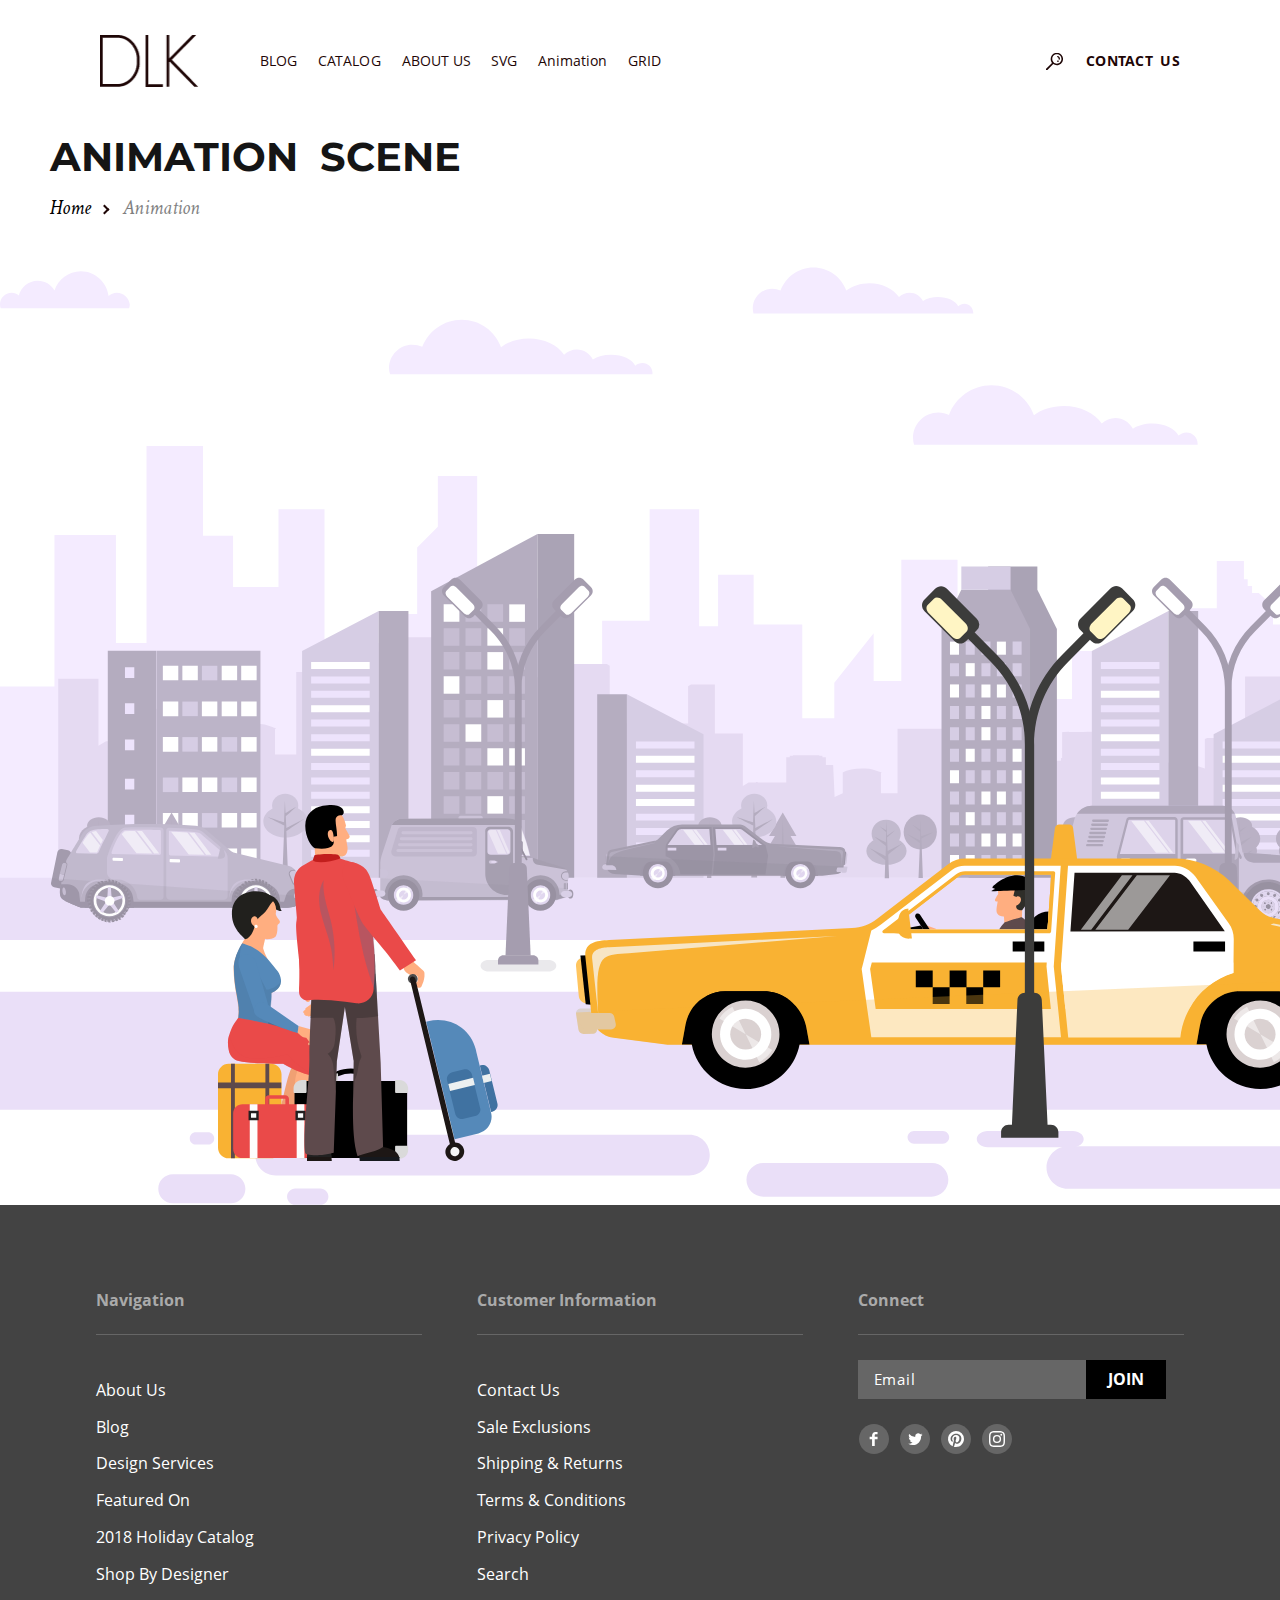
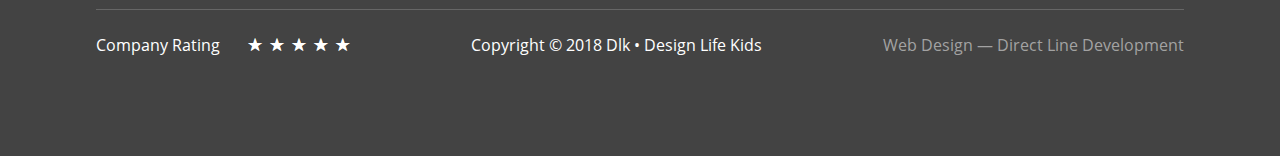
<file: animation.html>
<!doctype html>
<html lang="en" class="no-js">
    <head>
        <meta charset="utf-8">
        <meta name="viewport" content="width=device-width">
        <meta name="google" content="notranslate">
        <meta name="format-detection" content="telephone=no">
    
        <title>DL Academy</title>
        <meta name="description" content="">
        <meta name="keywords" content="">
    
        <script>
        var docElement = document.documentElement;
        docElement.className = docElement.className.replace(/\bno-js\b/, '') + ' js';
        </script>
    
        
    
        <link rel="stylesheet" href="css/style.min.css?v=1691958796226">

    </head>
    <body>
        <header class="header container">
    <a class="header__logo" href="./index.html">
        <img class="header__logo-img" src="./img/Header/Union.png" alt="Logotype DLK" width="100" height="52">
    </a>
    <nav class="header__nav">
        <ul class="header__nav-list">
            <li class="header__nav-item">
                <a class="header__nav-link" href="./blog.html">BLOG</a>
            </li>
            <li class="header__nav-item">
                <a class="header__nav-link header__nav-text" href="./catalog.html">CATALOG</a>
            </li>
            <li class="header__nav-item">
                <a class="header__nav-link" href="#">ABOUT US</a>
            </li>
            <li class="header__nav-item">
                <a class="header__nav-link" href="./svg.html">SVG</a>
            </li>
            <li class="header__nav-item">
                <a class="header__nav-link" href="./animation.html">Animation</a>
            </li>
            <li class="header__nav-item">
                <a class="header__nav-link" href="./grid.html">GRID</a>
            </li>
        </ul>
    </nav>
    <button class="header__nav-button header__nav-button_js" type="button" aria-label="menu">menu</button>
    <ul class="header__list">
        <li class="header__list-item">
            <div class="header__list-wrapper">
                <form class="header__list-form">
                    <button class="header__list-btn" type="submit" aria-label="search"></button>
                </form>
            </div>
        </li>
        <li class="header__list-item"><a class="header__list-link header__list-text" href="./contactUs.html">CONTACT US</a></li>
    </ul>
    <div class="burger burger_js burger__open">
        <div class="burger__wrap">
            <div class="burger__wrap-wrapper">
                <a class="burger__wrap-logo" href="./index.html"><img src="./img/Header/Union.png" alt="logotip" width="42" height="22"></a>
                <svg class="burger__closeBtn burger__closeBtn_js" width="16" height="16" viewBox="0 0 16 16" fill="none" xmlns="http://www.w3.org/2000/svg" xmlns:xlink="http://www.w3.org/1999/xlink">
                    <rect width="16" height="16" fill="#E5E5E5"/>
                    <g id="Main frame">
                    <g id="navigarion" clip-path="url(#clip0_1176_0)">
                    <rect width="375" height="812" transform="translate(-180 -29)" fill="white"/>
                    <rect id="image 25" x="-180" y="-29" width="375" height="851" fill="url(#pattern0)"/>
                    <rect id="Rectangle 65" x="-180" y="-29" width="375" height="812" fill="#7D97DA" fill-opacity="0.8"/>
                    <rect id="Rectangle 60" x="-180" y="-29" width="375" height="73" fill="white"/>
                    <g id="Group 163">
                    <rect id="Rectangle 61" x="-180" y="-29" width="375" height="73" fill="white"/>
                    <path id="Union" fill-rule="evenodd" clip-rule="evenodd" d="M0.707105 0L0 0.707105L7.07111 7.77821L4.6869e-05 14.8493L0.707151 15.5564L7.77821 8.48532L14.8492 15.5563L15.5563 14.8492L8.48532 7.77821L15.5563 0.707178L14.8492 7.33696e-05L7.77821 7.07111L0.707105 0Z" fill="#1E0606"/>
                    </g>
                    </g>
                    </g>
                    </svg>
                <a class="burger__wrap-icon" href=""><button class="burger__wrap-btn" type="submit" aria-label="search"></button></a>
            </div>
            <ul class="burger__wrap-list">    
                <li class="burger__wrap-item"><a class="burger__wrap-link" href="./catalog.html">CATALOG</a></li>
                <li class="burger__wrap-item"><a class="burger__wrap-link" href="#">ABOUT US</a></li>
                <li class="burger__wrap-item"><a class="burger__wrap-link" href="./blog.html">BLOG</a></li>
                <li class="burger__wrap-item"><a class="burger__wrap-link" href="./animation.html">ANIMATION</a></li>
                <li class="burger__wrap-item"><a class="burger__wrap-link" href="./svg.html">SVG</a></li>
                <li class="burger__wrap-item"><a class="burger__wrap-link" href="./grid.html">GRID</a></li>
                <li class="burger__wrap-item burger__wrap-title"><a class="burger__wrap-link" href="./contactUs.html">CONTACT US</a></li>    
            </ul>
        </div>
    </div>
</header>
            <section class="breadcrumbs container">
                <h1 class="breadcrumbs__title" tabindex="0">ANIMATION SCENE</h1>
                <ol class="breadcrumbs__list">
                    <li class="breadcrumbs__list-item @@class" tabindex="0">
    <a class="breadcrumbs__list-link" href="./index.html" tabindex="0">Home</a>
</li>
                    <li class="breadcrumbs__list-item breadcrumbs__list-text" tabindex="0">
    <a class="breadcrumbs__list-link" href="./animation.html" tabindex="0">Animation</a>
</li>
                </ol>
            </section>
            <div class="animation__img">
                <img class="animation__img-sky" src="./img/animation/sky.svg" alt="sky" width="1900" height="auto">
                <img class="animation__img-city" src="./img/animation/sity.svg" alt="sity" width="1910" height="auto">
                <img class="animation__img-car" src="./img/animation/car.svg" alt="car" width="246" height="65">
                <img class="animation__img-fan" src="./img/animation/fan.svg" alt="fan" width="203" height="96">                 
                <img class="animation__img-crossover" src="./img/animation/crossover.svg" alt="crossover" width="251" height="99">
                <img class="animation__img-jeep" src="./img/animation/jeep.svg" alt="jeep" width="268" height="126">
                <img class="animation__img-flashlight" src="./img/animation/flashlight.svg" alt="flashlight" width="151" height="395">                    
                <img class="animation__img-flashlightTwo" src="./img/animation/flashlight.svg" alt="flashlight" width="151" height="395">
                <div class="animation__img-taxiBlock">
                    <img class="animation__img-taxi" src="./img/animation/taxi.svg" alt="taxi" width="886" height="266">
                    <img class="animation__img-taxiMessage" src="./img/animation/taxiMessage.svg" alt="taxiMessage" width="161" height="99">
                </div>               
                <img class="animation__img-flashlightOpen" src="./img/animation/flashlightOpen.svg" alt="flashlightOpen" width="214" height="562">
                <div class="animation__img-woman">
                    <img class="animation__img-womanBody" src="./img/animation/womanBody.svg" alt="womanBody" width="191" height="268">
                    <img class="animation__img-womanHand" src="./img/animation/womanHand.svg" alt="womanHand" width="63" height="44">
                    <img class="animation__img-womanMessage" src="./img/animation/womanMessage.svg" alt="womanMessage" width="161" height="99">
                </div>
                <div class="animation__img-man">
                    <img class="animation__img-manHand" src="./img/animation/manHand.svg" alt="manHand" width="89" height="128">
                    <img class="animation__img-manBody" src="./img/animation/manBody.svg" alt="manBody" width="204" height="356">
                    <img class="animation__img-manMessage" src="./img/animation/manMessage.svg" alt="manMessage" width="160" height="77">
                    <img class="animation__img-manMessagetwo" src="./img/animation/vector.svg" alt="manMessageTwo" width="160" height="77">
                        <p class="animation__img-title">ок, ждём ещё!</p>
                </div>                                 
            </div>
        <footer class="footer">
    <section class="footer__section container">
        <section class="footer__section-nav">
            <h3 class="footer__section-title" tabindex="0">Navigation</h3>
            <ul class="footer__section-items">
                <li class="footer__section-item footer__section-text">
                    <a class="footer__section-link" href="#">About Us</a>
                </li>
                <li class="footer__section-item footer__section-text">
                    <a class="footer__section-link" href="#">Blog</a>
                </li>
                <li class="footer__section-item footer__section-text">
                    <a class="footer__section-link" href="#">Design Services</a>
                </li>
                <li class="footer__section-item footer__section-text">
                    <a class="footer__section-link" href="#">Featured On</a>
                </li>
                <li class="footer__section-item footer__section-text">
                    <a class="footer__section-link" href="#">2018 Holiday Catalog</a>
                </li>
                <li class="footer__section-item footer__section-text">
                    <a class="footer__section-link" href="#">Shop By Designer</a>
                </li>
            </ul>
        </section>
        <section class="footer__section-info">
            <h3 class="footer__section-title" tabindex="0">Customer Information</h3>
            <ul class="footer__section-aside">  
                <li class="footer__section-item">
                    <a class="footer__section-link" href="#">Contact Us</a>
                </li>
                <li class="footer__section-item">
                    <a class="footer__section-link" href="#">Sale Exclusions</a>
                </li>
                <li class="footer__section-item">
                    <a class="footer__section-link" href="#">Shipping & Returns</a>
                </li>
                <li class="footer__section-item">
                    <a class="footer__section-link" href="#">Terms & Conditions</a>
                </li>
                <li class="footer__section-item">
                    <a class="footer__section-link" href="#">Privacy Policy</a>
                </li>
                <li class="footer__section-item">
                    <a class="footer__section-link" href="#">Search</a>
                </li>
            </ul>
        </section>
        <div class="footer__section-forms">
            <h3 class="footer__section-title" tabindex="0">Connect</h3>
            <div>
                <form class="footer__section-form">
                    <input class="footer__section-input" aria-label="0" type="email" name="Email" value="Email" required>
                    <button class="footer__section-btn" tabindex="0" type="submit">JOIN</button>
                </form>
                <ul class="footer__section-logo">
                    <li class="footer__section-icon">
                        <a class="footer__section-link" href="#">
                            <img class="footer__section-img" src="./img/footer/facebook.svg" alt="Logotype Facebook" width="30" height="30">
                        </a>
                    </li>
                    <li class="footer__section-icon">
                        <a class="footer__section-link" href="#">
                            <img class="footer__section-img" src="./img/footer/twitter.svg" alt="Logotype Twitter" width="30" height="30">
                        </a>
                    </li>
                    <li class="footer__section-icon">
                        <a class="footer__section-link" href="#">
                            <img class="footer__section-img" src="./img/footer/pinterest.svg" alt="Logotype Pinterest" width="30" height="30">
                        </a>
                    </li>
                    <li class="footer__section-icon">
                        <a class="footer__section-link" href="#">
                            <img class="footer__section-img" src="./img/footer/instagram.svg" alt="Logotype Instagram" width="30" height="30">
                        </a>
                    </li>
                </ul>
            </div>
        </div>
    </section>     
    <section class="footer__subtitle container">
        <h2 class="footer__subtitle-title">subtitle</h2>
        <div class="footer__subtitle-wrapper">
            <p class="footer__subtitle-signature" tabindex="0">Company Rating</p>
            <div class="footer__subtitle-rating">
                <div class="footer__subtitle-items">
                    <input class="footer__subtitle-item" id="rating__star-five" type="radio" name="rating" value="five">
                    <label class="footer__subtitle-label" for="rating__star-five"></label>
                    <input class="footer__subtitle-item" id="rating__star-four" type="radio" name="rating" value="four">
                    <label class="footer__subtitle-label" for="rating__star-four"></label>
                    <input class="footer__subtitle-item" id="rating__star-free" type="radio" name="rating" value="free">
                    <label class="footer__subtitle-label" for="rating__star-free"></label>
                    <input class="footer__subtitle-item" id="rating__star-two" type="radio" name="rating" value="two">
                    <label class="footer__subtitle-label" for="rating__star-two"></label>
                    <input class="footer__subtitle-item" id="rating__star-one" type="radio" name="rating" value="one">
                    <label class="footer__subtitle-label" for="rating__star-one"></label>
                </div>
            </div>
        </div>
        <p class="footer__subtitle-signature subtitle__signature-title">Copyright © 2018 Dlk • Design Life Kids</p>
        <a class="footer__subtitle-signature footer__subtitle-direct" href="#"><p>Web Design — Direct Line Development</p></a>
    </section>
    </footer>
        <script src="js/app.js" defer="defer"></script>
        <script src="js/burger.js"></script>
    </body></html>
</file>
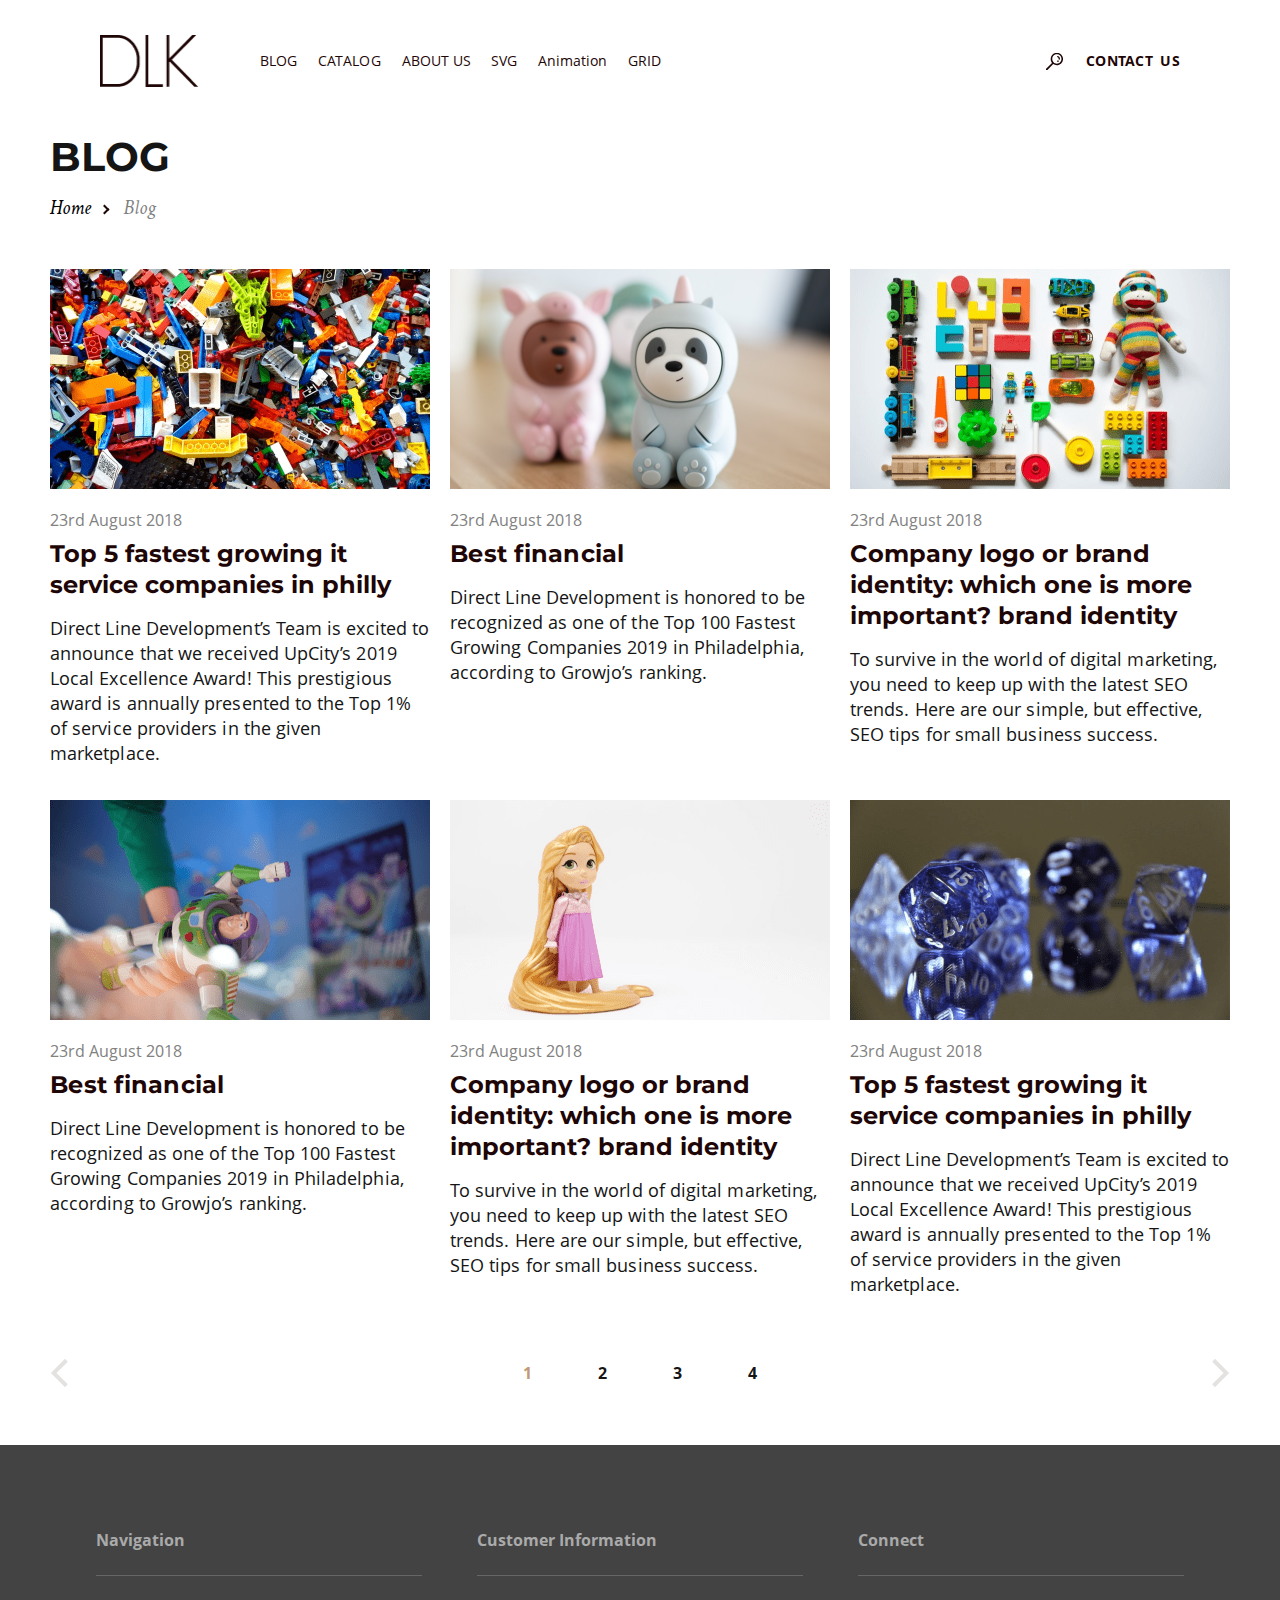
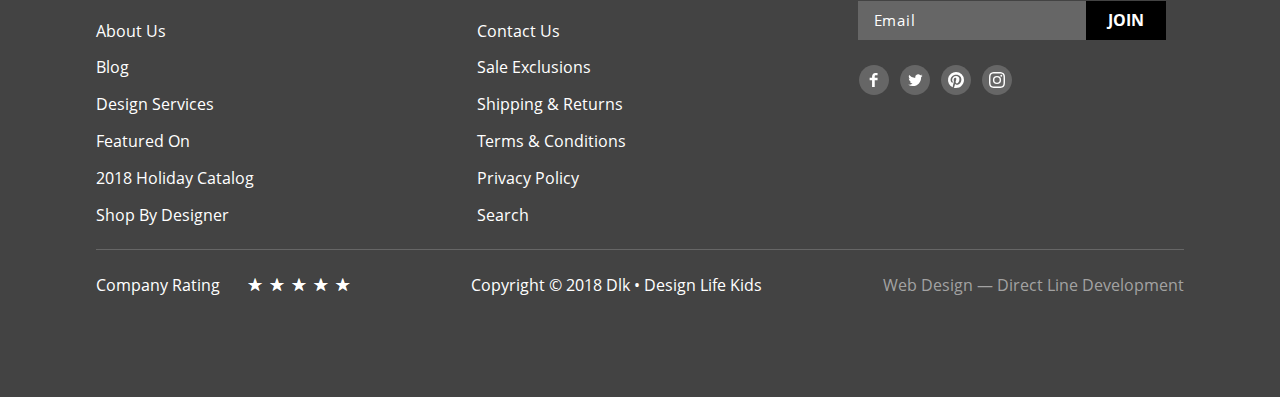
<file: blog.html>
<!doctype html>
<html lang="en" class="no-js">
    <head>
        <meta charset="utf-8">
        <meta name="viewport" content="width=device-width">
        <meta name="google" content="notranslate">
        <meta name="format-detection" content="telephone=no">
    
        <title>DL Academy</title>
        <meta name="description" content="">
        <meta name="keywords" content="">
    
        <script>
        var docElement = document.documentElement;
        docElement.className = docElement.className.replace(/\bno-js\b/, '') + ' js';
        </script>
    
        
    
        <link rel="stylesheet" href="css/style.min.css?v=1691958796226">

    </head>
    <body>
        <header class="header container">
    <a class="header__logo" href="./index.html">
        <img class="header__logo-img" src="./img/Header/Union.png" alt="Logotype DLK" width="100" height="52">
    </a>
    <nav class="header__nav">
        <ul class="header__nav-list">
            <li class="header__nav-item">
                <a class="header__nav-link" href="./blog.html">BLOG</a>
            </li>
            <li class="header__nav-item">
                <a class="header__nav-link header__nav-text" href="./catalog.html">CATALOG</a>
            </li>
            <li class="header__nav-item">
                <a class="header__nav-link" href="#">ABOUT US</a>
            </li>
            <li class="header__nav-item">
                <a class="header__nav-link" href="./svg.html">SVG</a>
            </li>
            <li class="header__nav-item">
                <a class="header__nav-link" href="./animation.html">Animation</a>
            </li>
            <li class="header__nav-item">
                <a class="header__nav-link" href="./grid.html">GRID</a>
            </li>
        </ul>
    </nav>
    <button class="header__nav-button header__nav-button_js" type="button" aria-label="menu">menu</button>
    <ul class="header__list">
        <li class="header__list-item">
            <div class="header__list-wrapper">
                <form class="header__list-form">
                    <button class="header__list-btn" type="submit" aria-label="search"></button>
                </form>
            </div>
        </li>
        <li class="header__list-item"><a class="header__list-link header__list-text" href="./contactUs.html">CONTACT US</a></li>
    </ul>
    <div class="burger burger_js burger__open">
        <div class="burger__wrap">
            <div class="burger__wrap-wrapper">
                <a class="burger__wrap-logo" href="./index.html"><img src="./img/Header/Union.png" alt="logotip" width="42" height="22"></a>
                <svg class="burger__closeBtn burger__closeBtn_js" width="16" height="16" viewBox="0 0 16 16" fill="none" xmlns="http://www.w3.org/2000/svg" xmlns:xlink="http://www.w3.org/1999/xlink">
                    <rect width="16" height="16" fill="#E5E5E5"/>
                    <g id="Main frame">
                    <g id="navigarion" clip-path="url(#clip0_1176_0)">
                    <rect width="375" height="812" transform="translate(-180 -29)" fill="white"/>
                    <rect id="image 25" x="-180" y="-29" width="375" height="851" fill="url(#pattern0)"/>
                    <rect id="Rectangle 65" x="-180" y="-29" width="375" height="812" fill="#7D97DA" fill-opacity="0.8"/>
                    <rect id="Rectangle 60" x="-180" y="-29" width="375" height="73" fill="white"/>
                    <g id="Group 163">
                    <rect id="Rectangle 61" x="-180" y="-29" width="375" height="73" fill="white"/>
                    <path id="Union" fill-rule="evenodd" clip-rule="evenodd" d="M0.707105 0L0 0.707105L7.07111 7.77821L4.6869e-05 14.8493L0.707151 15.5564L7.77821 8.48532L14.8492 15.5563L15.5563 14.8492L8.48532 7.77821L15.5563 0.707178L14.8492 7.33696e-05L7.77821 7.07111L0.707105 0Z" fill="#1E0606"/>
                    </g>
                    </g>
                    </g>
                    </svg>
                <a class="burger__wrap-icon" href=""><button class="burger__wrap-btn" type="submit" aria-label="search"></button></a>
            </div>
            <ul class="burger__wrap-list">    
                <li class="burger__wrap-item"><a class="burger__wrap-link" href="./catalog.html">CATALOG</a></li>
                <li class="burger__wrap-item"><a class="burger__wrap-link" href="#">ABOUT US</a></li>
                <li class="burger__wrap-item"><a class="burger__wrap-link" href="./blog.html">BLOG</a></li>
                <li class="burger__wrap-item"><a class="burger__wrap-link" href="./animation.html">ANIMATION</a></li>
                <li class="burger__wrap-item"><a class="burger__wrap-link" href="./svg.html">SVG</a></li>
                <li class="burger__wrap-item"><a class="burger__wrap-link" href="./grid.html">GRID</a></li>
                <li class="burger__wrap-item burger__wrap-title"><a class="burger__wrap-link" href="./contactUs.html">CONTACT US</a></li>    
            </ul>
        </div>
    </div>
</header>
        <section class="breadcrumbs container">
            <h1 class="breadcrumbs__title" tabindex="0">BLOG</h1>
            <ol class="breadcrumbs__list">
                <li class="breadcrumbs__list-item @@class" tabindex="0">
    <a class="breadcrumbs__list-link" href="./index.html" tabindex="0">Home</a>
</li>
                <li class="breadcrumbs__list-item breadcrumbs__list-text" tabindex="0">
    <a class="breadcrumbs__list-link" href="./blog.html" tabindex="0">Blog</a>
</li>
            </ol>
        </section>
        <section class="blog container">
            <h2 class="blog__title" tabindex="0">blog</h2>
            <ul class="blog__list">
                <li class="blog__list-item">
    <img class="blog__list-img" src="./img/blog/blog-one.png" alt="blog__list-thumb" width="380" height="220">
    <p class="blog__list-date" tabindex="0">23rd August 2018</p>
    <a href="#" class="blog__list_desc @@class" tabindex="0">Top 5 fastest growing it service companies in philly</a>
    <p class="blog__list-text" tabindex="0">Direct Line Development’s Team is excited to announce that we received UpCity’s 2019 Local Excellence Award! This prestigious award is annually presented to the Top 1% of service providers in the given marketplace.</p>
</li>
                <li class="blog__list-item">
    <img class="blog__list-img" src="./img/blog/blog-two.png" alt="blog__list-thumb" width="380" height="220">
    <p class="blog__list-date" tabindex="0">23rd August 2018</p>
    <a href="#" class="blog__list_desc blog__list-title" tabindex="0">Best financial</a>
    <p class="blog__list-text" tabindex="0">Direct Line Development is honored to be recognized as one of the Top 100 Fastest Growing Companies 2019 in Philadelphia, according to Growjo’s ranking.</p>
</li>
                <li class="blog__list-item">
    <img class="blog__list-img" src="./img/blog/blog-free.png" alt="blog__list-thumb" width="380" height="220">
    <p class="blog__list-date" tabindex="0">23rd August 2018</p>
    <a href="#" class="blog__list_desc @@class" tabindex="0">Company logo or brand identity: which one is more important? brand identity</a>
    <p class="blog__list-text" tabindex="0">To survive in the world of digital marketing, you need to keep up with the latest SEO trends. Here are our simple, but effective, SEO tips for small business success.</p>
</li>
                <li class="blog__list-item">
    <img class="blog__list-img" src="./img/blog/blog-four.png" alt="blog__list-thumb" width="380" height="220">
    <p class="blog__list-date" tabindex="0">23rd August 2018</p>
    <a href="#" class="blog__list_desc blog__list-title" tabindex="0">Best financial</a>
    <p class="blog__list-text" tabindex="0">Direct Line Development is honored to be recognized as one of the Top 100 Fastest Growing Companies 2019 in Philadelphia, according to Growjo’s ranking.</p>
</li>
                <li class="blog__list-item">
    <img class="blog__list-img" src="./img/blog/blog-five.png" alt="blog__list-thumb" width="380" height="220">
    <p class="blog__list-date" tabindex="0">23rd August 2018</p>
    <a href="#" class="blog__list_desc @@class" tabindex="0">Company logo or brand identity: which one is more important? brand identity</a>
    <p class="blog__list-text" tabindex="0">To survive in the world of digital marketing, you need to keep up with the latest SEO trends. Here are our simple, but effective, SEO tips for small business success.</p>
</li>
                <li class="blog__list-item">
    <img class="blog__list-img" src="./img/blog/blog-six.png" alt="blog__list-thumb" width="380" height="220">
    <p class="blog__list-date" tabindex="0">23rd August 2018</p>
    <a href="#" class="blog__list_desc @@class" tabindex="0">Top 5 fastest growing it service companies in philly</a>
    <p class="blog__list-text" tabindex="0">Direct Line Development’s Team is excited to announce that we received UpCity’s 2019 Local Excellence Award! This prestigious award is annually presented to the Top 1% of service providers in the given marketplace.</p>
</li>
            </ul>
            <ul class="cards__click">
    <li class="cards__click-control @@li">
        <button class="cards__click-btn @@btn cards__click-arrowLeft @@" type="button" aria-label="arrow"></button>
    </li>
    <li class="cards__click-numbers">
        <p class="cards__click-number cards__click-one" tabindex="0">1</p>
        <p class="cards__click-number" tabindex="0">2</p>
        <p class="cards__click-number" tabindex="0">3</p>
        <p class="cards__click-number" tabindex="0">4</p> 
    </li>
    <li class="cards__click-control">
        <button class="cards__click-btn @@class cards__click-arrowRight @className" type="button" aria-label="arrow"></button>
    </li>
</ul>
        </section>
        <footer class="footer">
    <section class="footer__section container">
        <section class="footer__section-nav">
            <h3 class="footer__section-title" tabindex="0">Navigation</h3>
            <ul class="footer__section-items">
                <li class="footer__section-item footer__section-text">
                    <a class="footer__section-link" href="#">About Us</a>
                </li>
                <li class="footer__section-item footer__section-text">
                    <a class="footer__section-link" href="#">Blog</a>
                </li>
                <li class="footer__section-item footer__section-text">
                    <a class="footer__section-link" href="#">Design Services</a>
                </li>
                <li class="footer__section-item footer__section-text">
                    <a class="footer__section-link" href="#">Featured On</a>
                </li>
                <li class="footer__section-item footer__section-text">
                    <a class="footer__section-link" href="#">2018 Holiday Catalog</a>
                </li>
                <li class="footer__section-item footer__section-text">
                    <a class="footer__section-link" href="#">Shop By Designer</a>
                </li>
            </ul>
        </section>
        <section class="footer__section-info">
            <h3 class="footer__section-title" tabindex="0">Customer Information</h3>
            <ul class="footer__section-aside">  
                <li class="footer__section-item">
                    <a class="footer__section-link" href="#">Contact Us</a>
                </li>
                <li class="footer__section-item">
                    <a class="footer__section-link" href="#">Sale Exclusions</a>
                </li>
                <li class="footer__section-item">
                    <a class="footer__section-link" href="#">Shipping & Returns</a>
                </li>
                <li class="footer__section-item">
                    <a class="footer__section-link" href="#">Terms & Conditions</a>
                </li>
                <li class="footer__section-item">
                    <a class="footer__section-link" href="#">Privacy Policy</a>
                </li>
                <li class="footer__section-item">
                    <a class="footer__section-link" href="#">Search</a>
                </li>
            </ul>
        </section>
        <div class="footer__section-forms">
            <h3 class="footer__section-title" tabindex="0">Connect</h3>
            <div>
                <form class="footer__section-form">
                    <input class="footer__section-input" aria-label="0" type="email" name="Email" value="Email" required>
                    <button class="footer__section-btn" tabindex="0" type="submit">JOIN</button>
                </form>
                <ul class="footer__section-logo">
                    <li class="footer__section-icon">
                        <a class="footer__section-link" href="#">
                            <img class="footer__section-img" src="./img/footer/facebook.svg" alt="Logotype Facebook" width="30" height="30">
                        </a>
                    </li>
                    <li class="footer__section-icon">
                        <a class="footer__section-link" href="#">
                            <img class="footer__section-img" src="./img/footer/twitter.svg" alt="Logotype Twitter" width="30" height="30">
                        </a>
                    </li>
                    <li class="footer__section-icon">
                        <a class="footer__section-link" href="#">
                            <img class="footer__section-img" src="./img/footer/pinterest.svg" alt="Logotype Pinterest" width="30" height="30">
                        </a>
                    </li>
                    <li class="footer__section-icon">
                        <a class="footer__section-link" href="#">
                            <img class="footer__section-img" src="./img/footer/instagram.svg" alt="Logotype Instagram" width="30" height="30">
                        </a>
                    </li>
                </ul>
            </div>
        </div>
    </section>     
    <section class="footer__subtitle container">
        <h2 class="footer__subtitle-title">subtitle</h2>
        <div class="footer__subtitle-wrapper">
            <p class="footer__subtitle-signature" tabindex="0">Company Rating</p>
            <div class="footer__subtitle-rating">
                <div class="footer__subtitle-items">
                    <input class="footer__subtitle-item" id="rating__star-five" type="radio" name="rating" value="five">
                    <label class="footer__subtitle-label" for="rating__star-five"></label>
                    <input class="footer__subtitle-item" id="rating__star-four" type="radio" name="rating" value="four">
                    <label class="footer__subtitle-label" for="rating__star-four"></label>
                    <input class="footer__subtitle-item" id="rating__star-free" type="radio" name="rating" value="free">
                    <label class="footer__subtitle-label" for="rating__star-free"></label>
                    <input class="footer__subtitle-item" id="rating__star-two" type="radio" name="rating" value="two">
                    <label class="footer__subtitle-label" for="rating__star-two"></label>
                    <input class="footer__subtitle-item" id="rating__star-one" type="radio" name="rating" value="one">
                    <label class="footer__subtitle-label" for="rating__star-one"></label>
                </div>
            </div>
        </div>
        <p class="footer__subtitle-signature subtitle__signature-title">Copyright © 2018 Dlk • Design Life Kids</p>
        <a class="footer__subtitle-signature footer__subtitle-direct" href="#"><p>Web Design — Direct Line Development</p></a>
    </section>
    </footer>
        <script src="js/app.js" defer="defer"></script>
        <script src="js/burger.js"></script>
    </body>
</html>
</file>
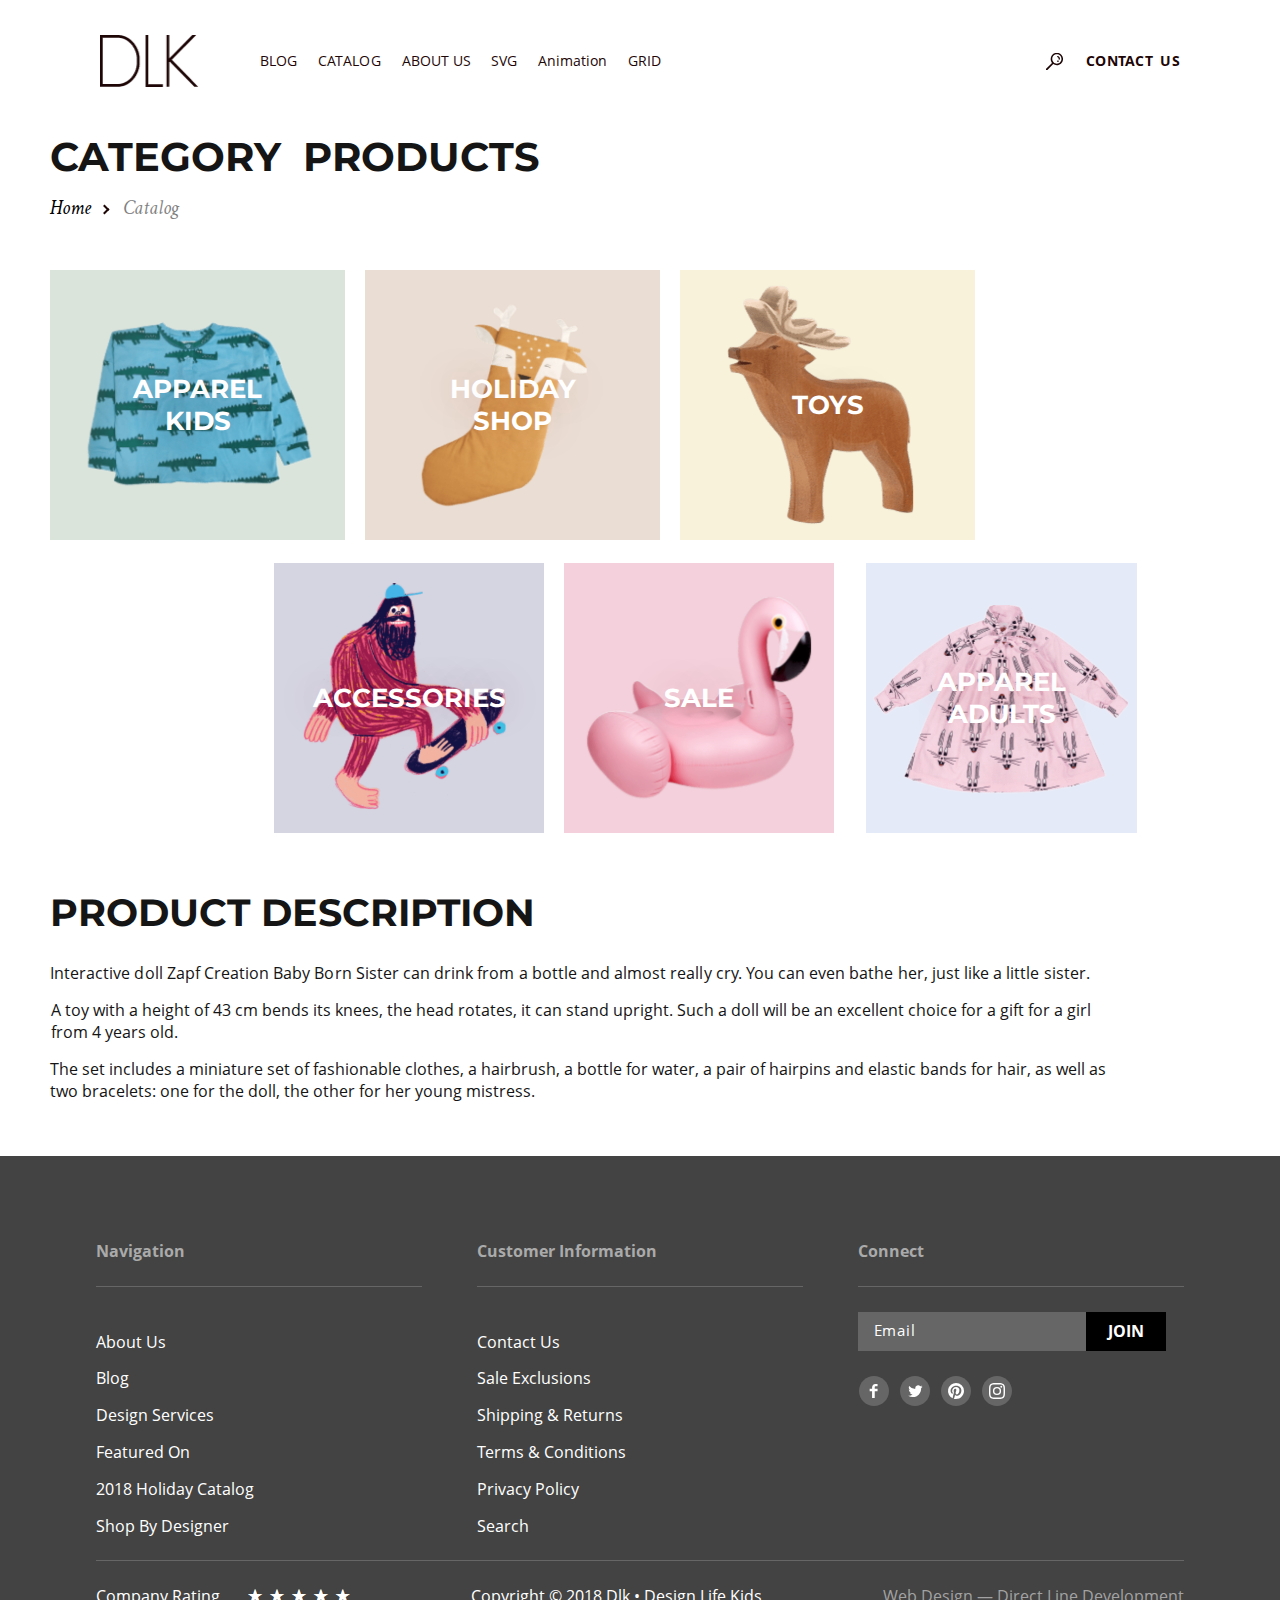
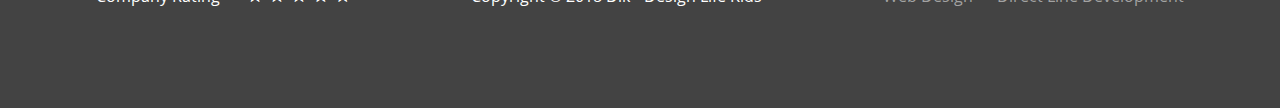
<file: catalog.html>
<!doctype html>
<html lang="en" class="no-js">
    <head>
        <meta charset="utf-8">
        <meta name="viewport" content="width=device-width">
        <meta name="google" content="notranslate">
        <meta name="format-detection" content="telephone=no">
    
        <title>DL Academy</title>
        <meta name="description" content="">
        <meta name="keywords" content="">
    
        <script>
        var docElement = document.documentElement;
        docElement.className = docElement.className.replace(/\bno-js\b/, '') + ' js';
        </script>
    
        
    
        <link rel="stylesheet" href="css/style.min.css?v=1691958796226">

    </head>
    <body>
        <header class="header container">
    <a class="header__logo" href="./index.html">
        <img class="header__logo-img" src="./img/Header/Union.png" alt="Logotype DLK" width="100" height="52">
    </a>
    <nav class="header__nav">
        <ul class="header__nav-list">
            <li class="header__nav-item">
                <a class="header__nav-link" href="./blog.html">BLOG</a>
            </li>
            <li class="header__nav-item">
                <a class="header__nav-link header__nav-text" href="./catalog.html">CATALOG</a>
            </li>
            <li class="header__nav-item">
                <a class="header__nav-link" href="#">ABOUT US</a>
            </li>
            <li class="header__nav-item">
                <a class="header__nav-link" href="./svg.html">SVG</a>
            </li>
            <li class="header__nav-item">
                <a class="header__nav-link" href="./animation.html">Animation</a>
            </li>
            <li class="header__nav-item">
                <a class="header__nav-link" href="./grid.html">GRID</a>
            </li>
        </ul>
    </nav>
    <button class="header__nav-button header__nav-button_js" type="button" aria-label="menu">menu</button>
    <ul class="header__list">
        <li class="header__list-item">
            <div class="header__list-wrapper">
                <form class="header__list-form">
                    <button class="header__list-btn" type="submit" aria-label="search"></button>
                </form>
            </div>
        </li>
        <li class="header__list-item"><a class="header__list-link header__list-text" href="./contactUs.html">CONTACT US</a></li>
    </ul>
    <div class="burger burger_js burger__open">
        <div class="burger__wrap">
            <div class="burger__wrap-wrapper">
                <a class="burger__wrap-logo" href="./index.html"><img src="./img/Header/Union.png" alt="logotip" width="42" height="22"></a>
                <svg class="burger__closeBtn burger__closeBtn_js" width="16" height="16" viewBox="0 0 16 16" fill="none" xmlns="http://www.w3.org/2000/svg" xmlns:xlink="http://www.w3.org/1999/xlink">
                    <rect width="16" height="16" fill="#E5E5E5"/>
                    <g id="Main frame">
                    <g id="navigarion" clip-path="url(#clip0_1176_0)">
                    <rect width="375" height="812" transform="translate(-180 -29)" fill="white"/>
                    <rect id="image 25" x="-180" y="-29" width="375" height="851" fill="url(#pattern0)"/>
                    <rect id="Rectangle 65" x="-180" y="-29" width="375" height="812" fill="#7D97DA" fill-opacity="0.8"/>
                    <rect id="Rectangle 60" x="-180" y="-29" width="375" height="73" fill="white"/>
                    <g id="Group 163">
                    <rect id="Rectangle 61" x="-180" y="-29" width="375" height="73" fill="white"/>
                    <path id="Union" fill-rule="evenodd" clip-rule="evenodd" d="M0.707105 0L0 0.707105L7.07111 7.77821L4.6869e-05 14.8493L0.707151 15.5564L7.77821 8.48532L14.8492 15.5563L15.5563 14.8492L8.48532 7.77821L15.5563 0.707178L14.8492 7.33696e-05L7.77821 7.07111L0.707105 0Z" fill="#1E0606"/>
                    </g>
                    </g>
                    </g>
                    </svg>
                <a class="burger__wrap-icon" href=""><button class="burger__wrap-btn" type="submit" aria-label="search"></button></a>
            </div>
            <ul class="burger__wrap-list">    
                <li class="burger__wrap-item"><a class="burger__wrap-link" href="./catalog.html">CATALOG</a></li>
                <li class="burger__wrap-item"><a class="burger__wrap-link" href="#">ABOUT US</a></li>
                <li class="burger__wrap-item"><a class="burger__wrap-link" href="./blog.html">BLOG</a></li>
                <li class="burger__wrap-item"><a class="burger__wrap-link" href="./animation.html">ANIMATION</a></li>
                <li class="burger__wrap-item"><a class="burger__wrap-link" href="./svg.html">SVG</a></li>
                <li class="burger__wrap-item"><a class="burger__wrap-link" href="./grid.html">GRID</a></li>
                <li class="burger__wrap-item burger__wrap-title"><a class="burger__wrap-link" href="./contactUs.html">CONTACT US</a></li>    
            </ul>
        </div>
    </div>
</header>
        <section class="breadcrumbs container">
            <h1 class="breadcrumbs__title" tabindex="0">CATEGORY PRODUCTS</h1>
            <ol class="breadcrumbs__list">
                <li class="breadcrumbs__list-item @@class" tabindex="0">
    <a class="breadcrumbs__list-link" href="./index.html" tabindex="0">Home</a>
</li>
                <li class="breadcrumbs__list-item breadcrumbs__list-text" tabindex="0">
    <a class="breadcrumbs__list-link" href="./catalog.html" tabindex="0">Catalog</a>
</li>
            </ol>
        </section>   
        <section class="block__services container">
            <h2 class="block__services-title" tabindex="0">services</h2>
            <ul class="block__services-list">
                <li class="block__services-item block__services-sweater-item">
    <img class="block__services-img" src="./img/category/sweater.png" alt="block__services-pic" width="244" height="177">
    <a href="./toys.html" class="block__services-link">APPAREL KIDS</a>
</li>
                <li class="block__services-item block__services-sock-item">
    <img class="block__services-img" src="./img/category/sock.png" alt="block__services-pic" width="208" height="244">
    <a href="./toys.html" class="block__services-link">HOLIDAY SHOP</a>
</li>
                <li class="block__services-item block__services-deer-item">
    <img class="block__services-img" src="./img/category/deer.png" alt="block__services-pic" width="270" height="270">
    <a href="./toys.html" class="block__services-link">TOYS</a>
</li>
            </ul>
            <ul class="block__services-aside">
                <li class="block__services-item block__services-yeti-item">
    <img class="block__services-img" src="./img/category/yeti.png" alt="block__services-pic" width="240" height="250">
    <a href="./toys.html" class="block__services-link">ACCESSORIES</a>
</li>
                <li class="block__services-item block__services-flamingos-item">
    <img class="block__services-img" src="./img/category/flamingo.png" alt="block__services-pic" width="248" height="248">
    <a href="./toys.html" class="block__services-link">SALE</a>
</li>
                <li class="block__services-item block__services-dress-item">
    <img class="block__services-img" src="./img/category/dress.png" alt="block__services-pic" width="271" height="204">
    <a href="./toys.html" class="block__services-link">APPAREL ADULTS</a>
</li>
            </ul>   
        </section>
        <section class="block__desc container">
                    <h2 class="block__desc-subtitle" tabindex="0">PRODUCT DESCRIPTION</h2>
                    <p class="block__desc-text block__desc-text-one" tabindex="0">Interactive doll Zapf Creation Baby Born Sister can drink from a bottle and almost really cry. You can even bathe her, just like a little sister.</p>
                    <p class="block__desc-text block__desc-text-two" tabindex="0">A toy with a height of 43 cm bends its knees, the head rotates, it can stand upright. Such a doll will be an excellent choice for a gift for a girl from 4 years old.</p>
                    <p class="block__desc-text block__desc-text-free" tabindex="0">The set includes a miniature set of fashionable clothes, a hairbrush, a bottle for water, a pair of hairpins and elastic bands for hair, as well as two bracelets: one for the doll, the other for her young mistress.</p>
        </section>    
        <footer class="footer">
    <section class="footer__section container">
        <section class="footer__section-nav">
            <h3 class="footer__section-title" tabindex="0">Navigation</h3>
            <ul class="footer__section-items">
                <li class="footer__section-item footer__section-text">
                    <a class="footer__section-link" href="#">About Us</a>
                </li>
                <li class="footer__section-item footer__section-text">
                    <a class="footer__section-link" href="#">Blog</a>
                </li>
                <li class="footer__section-item footer__section-text">
                    <a class="footer__section-link" href="#">Design Services</a>
                </li>
                <li class="footer__section-item footer__section-text">
                    <a class="footer__section-link" href="#">Featured On</a>
                </li>
                <li class="footer__section-item footer__section-text">
                    <a class="footer__section-link" href="#">2018 Holiday Catalog</a>
                </li>
                <li class="footer__section-item footer__section-text">
                    <a class="footer__section-link" href="#">Shop By Designer</a>
                </li>
            </ul>
        </section>
        <section class="footer__section-info">
            <h3 class="footer__section-title" tabindex="0">Customer Information</h3>
            <ul class="footer__section-aside">  
                <li class="footer__section-item">
                    <a class="footer__section-link" href="#">Contact Us</a>
                </li>
                <li class="footer__section-item">
                    <a class="footer__section-link" href="#">Sale Exclusions</a>
                </li>
                <li class="footer__section-item">
                    <a class="footer__section-link" href="#">Shipping & Returns</a>
                </li>
                <li class="footer__section-item">
                    <a class="footer__section-link" href="#">Terms & Conditions</a>
                </li>
                <li class="footer__section-item">
                    <a class="footer__section-link" href="#">Privacy Policy</a>
                </li>
                <li class="footer__section-item">
                    <a class="footer__section-link" href="#">Search</a>
                </li>
            </ul>
        </section>
        <div class="footer__section-forms">
            <h3 class="footer__section-title" tabindex="0">Connect</h3>
            <div>
                <form class="footer__section-form">
                    <input class="footer__section-input" aria-label="0" type="email" name="Email" value="Email" required>
                    <button class="footer__section-btn" tabindex="0" type="submit">JOIN</button>
                </form>
                <ul class="footer__section-logo">
                    <li class="footer__section-icon">
                        <a class="footer__section-link" href="#">
                            <img class="footer__section-img" src="./img/footer/facebook.svg" alt="Logotype Facebook" width="30" height="30">
                        </a>
                    </li>
                    <li class="footer__section-icon">
                        <a class="footer__section-link" href="#">
                            <img class="footer__section-img" src="./img/footer/twitter.svg" alt="Logotype Twitter" width="30" height="30">
                        </a>
                    </li>
                    <li class="footer__section-icon">
                        <a class="footer__section-link" href="#">
                            <img class="footer__section-img" src="./img/footer/pinterest.svg" alt="Logotype Pinterest" width="30" height="30">
                        </a>
                    </li>
                    <li class="footer__section-icon">
                        <a class="footer__section-link" href="#">
                            <img class="footer__section-img" src="./img/footer/instagram.svg" alt="Logotype Instagram" width="30" height="30">
                        </a>
                    </li>
                </ul>
            </div>
        </div>
    </section>     
    <section class="footer__subtitle container">
        <h2 class="footer__subtitle-title">subtitle</h2>
        <div class="footer__subtitle-wrapper">
            <p class="footer__subtitle-signature" tabindex="0">Company Rating</p>
            <div class="footer__subtitle-rating">
                <div class="footer__subtitle-items">
                    <input class="footer__subtitle-item" id="rating__star-five" type="radio" name="rating" value="five">
                    <label class="footer__subtitle-label" for="rating__star-five"></label>
                    <input class="footer__subtitle-item" id="rating__star-four" type="radio" name="rating" value="four">
                    <label class="footer__subtitle-label" for="rating__star-four"></label>
                    <input class="footer__subtitle-item" id="rating__star-free" type="radio" name="rating" value="free">
                    <label class="footer__subtitle-label" for="rating__star-free"></label>
                    <input class="footer__subtitle-item" id="rating__star-two" type="radio" name="rating" value="two">
                    <label class="footer__subtitle-label" for="rating__star-two"></label>
                    <input class="footer__subtitle-item" id="rating__star-one" type="radio" name="rating" value="one">
                    <label class="footer__subtitle-label" for="rating__star-one"></label>
                </div>
            </div>
        </div>
        <p class="footer__subtitle-signature subtitle__signature-title">Copyright © 2018 Dlk • Design Life Kids</p>
        <a class="footer__subtitle-signature footer__subtitle-direct" href="#"><p>Web Design — Direct Line Development</p></a>
    </section>
    </footer>
        <script src="js/app.js" defer="defer"></script>
        <script src="js/burger.js"></script>
    </body>
</html>
</file>
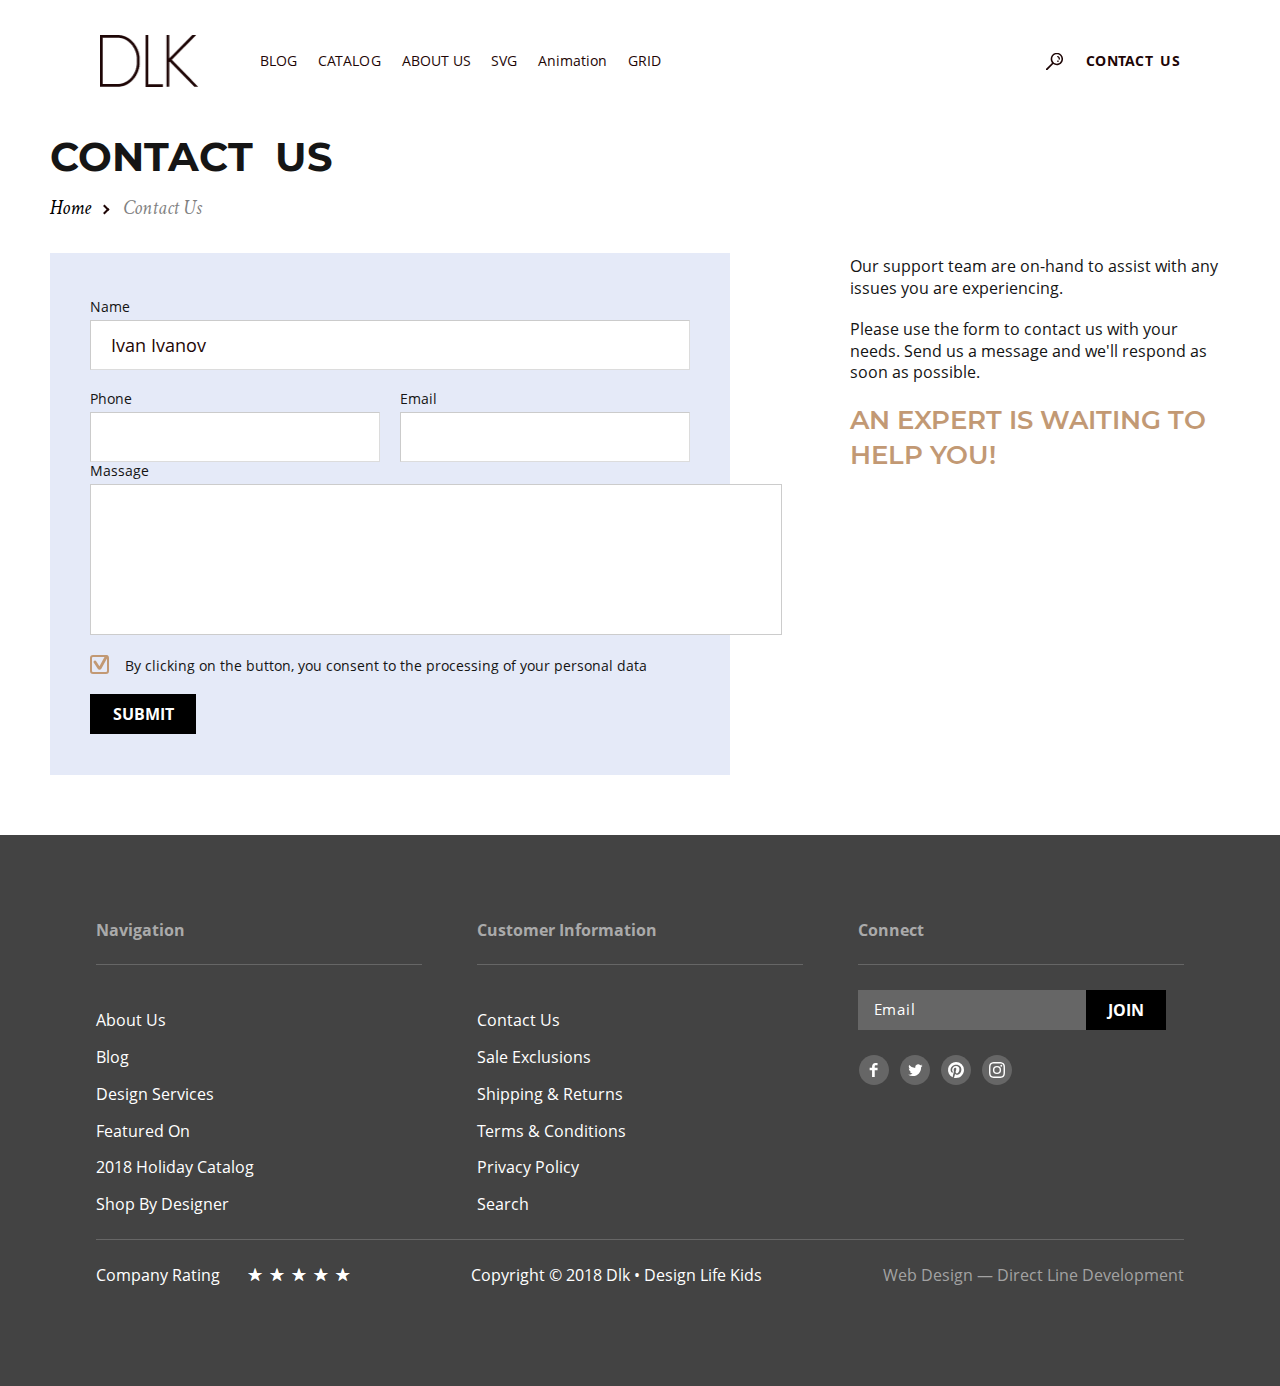
<file: contactUs.html>
<!doctype html>
<html lang="en" class="no-js">
    <head>
        <meta charset="utf-8">
        <meta name="viewport" content="width=device-width">
        <meta name="google" content="notranslate">
        <meta name="format-detection" content="telephone=no">
    
        <title>DL Academy</title>
        <meta name="description" content="">
        <meta name="keywords" content="">
    
        <script>
        var docElement = document.documentElement;
        docElement.className = docElement.className.replace(/\bno-js\b/, '') + ' js';
        </script>
    
        
    
        <link rel="stylesheet" href="css/style.min.css?v=1691958796226">

    </head>
    <body>
        <header class="header container">
    <a class="header__logo" href="./index.html">
        <img class="header__logo-img" src="./img/Header/Union.png" alt="Logotype DLK" width="100" height="52">
    </a>
    <nav class="header__nav">
        <ul class="header__nav-list">
            <li class="header__nav-item">
                <a class="header__nav-link" href="./blog.html">BLOG</a>
            </li>
            <li class="header__nav-item">
                <a class="header__nav-link header__nav-text" href="./catalog.html">CATALOG</a>
            </li>
            <li class="header__nav-item">
                <a class="header__nav-link" href="#">ABOUT US</a>
            </li>
            <li class="header__nav-item">
                <a class="header__nav-link" href="./svg.html">SVG</a>
            </li>
            <li class="header__nav-item">
                <a class="header__nav-link" href="./animation.html">Animation</a>
            </li>
            <li class="header__nav-item">
                <a class="header__nav-link" href="./grid.html">GRID</a>
            </li>
        </ul>
    </nav>
    <button class="header__nav-button header__nav-button_js" type="button" aria-label="menu">menu</button>
    <ul class="header__list">
        <li class="header__list-item">
            <div class="header__list-wrapper">
                <form class="header__list-form">
                    <button class="header__list-btn" type="submit" aria-label="search"></button>
                </form>
            </div>
        </li>
        <li class="header__list-item"><a class="header__list-link header__list-text" href="./contactUs.html">CONTACT US</a></li>
    </ul>
    <div class="burger burger_js burger__open">
        <div class="burger__wrap">
            <div class="burger__wrap-wrapper">
                <a class="burger__wrap-logo" href="./index.html"><img src="./img/Header/Union.png" alt="logotip" width="42" height="22"></a>
                <svg class="burger__closeBtn burger__closeBtn_js" width="16" height="16" viewBox="0 0 16 16" fill="none" xmlns="http://www.w3.org/2000/svg" xmlns:xlink="http://www.w3.org/1999/xlink">
                    <rect width="16" height="16" fill="#E5E5E5"/>
                    <g id="Main frame">
                    <g id="navigarion" clip-path="url(#clip0_1176_0)">
                    <rect width="375" height="812" transform="translate(-180 -29)" fill="white"/>
                    <rect id="image 25" x="-180" y="-29" width="375" height="851" fill="url(#pattern0)"/>
                    <rect id="Rectangle 65" x="-180" y="-29" width="375" height="812" fill="#7D97DA" fill-opacity="0.8"/>
                    <rect id="Rectangle 60" x="-180" y="-29" width="375" height="73" fill="white"/>
                    <g id="Group 163">
                    <rect id="Rectangle 61" x="-180" y="-29" width="375" height="73" fill="white"/>
                    <path id="Union" fill-rule="evenodd" clip-rule="evenodd" d="M0.707105 0L0 0.707105L7.07111 7.77821L4.6869e-05 14.8493L0.707151 15.5564L7.77821 8.48532L14.8492 15.5563L15.5563 14.8492L8.48532 7.77821L15.5563 0.707178L14.8492 7.33696e-05L7.77821 7.07111L0.707105 0Z" fill="#1E0606"/>
                    </g>
                    </g>
                    </g>
                    </svg>
                <a class="burger__wrap-icon" href=""><button class="burger__wrap-btn" type="submit" aria-label="search"></button></a>
            </div>
            <ul class="burger__wrap-list">    
                <li class="burger__wrap-item"><a class="burger__wrap-link" href="./catalog.html">CATALOG</a></li>
                <li class="burger__wrap-item"><a class="burger__wrap-link" href="#">ABOUT US</a></li>
                <li class="burger__wrap-item"><a class="burger__wrap-link" href="./blog.html">BLOG</a></li>
                <li class="burger__wrap-item"><a class="burger__wrap-link" href="./animation.html">ANIMATION</a></li>
                <li class="burger__wrap-item"><a class="burger__wrap-link" href="./svg.html">SVG</a></li>
                <li class="burger__wrap-item"><a class="burger__wrap-link" href="./grid.html">GRID</a></li>
                <li class="burger__wrap-item burger__wrap-title"><a class="burger__wrap-link" href="./contactUs.html">CONTACT US</a></li>    
            </ul>
        </div>
    </div>
</header>
        <section class="breadcrumbs container">
            <h1 class="breadcrumbs__title" tabindex="0">CONTACT US</h1>
            <ol class="breadcrumbs__list">
                <li class="breadcrumbs__list-item @@class" tabindex="0">
    <a class="breadcrumbs__list-link" href="./index.html" tabindex="0">Home</a>
</li>
                <li class="breadcrumbs__list-item breadcrumbs__list-text" tabindex="0">
    <a class="breadcrumbs__list-link" href="./contactUs.html" tabindex="0">Contact Us</a>
</li>
            </ol>
        </section>
        <div class="wrap__form container">
    <div class="wrap__forms">
        <form class="wrap__forms-inner" action="#" method="post">
            <div class="wrap__forms-wrapper">
                <label class="wrap__forms-label" for="name">Name</label>
                <input class="wrap__forms-input" type="text" id="name" placeholder="Ivan Ivanov">
            </div>
            <div class="wrap__forms-wrapperTwo">
                <div class="wrap__forms-wrap">
                    <label class="wrap__forms-label" for="phone">Phone</label>
                    <input class="wrap__forms-input" type="tel" id="phone">
                </div>
                <div class="wrap__forms-wrap">
                    <label class="wrap__forms-label" for="mail">Email</label>
                    <input class="wrap__forms-input" type="email" id="mail">               
                </div>
            </div>
            <div class="wrap__forms-wrapperFree">
                <label class="wrap__forms-label" for="massage">Massage</label>
                <textarea class="wrap__forms-textarea" id="massage" cols="61" rows="7"></textarea>
            </div>
            <div class="wrap__forms-wrapperCheck">
                <label class="wrap__forms-excerpt">By clicking on the button, you consent to the processing of your personal data
                    <input class="wrap__forms-checkbox" type="checkbox" checked="checked">
                    <span class="wrap__forms-span"></span>
                </label>
            </div>
            <button class="wrap__forms-button" type="submit">SUBMIT</button>
        </form>
    </div>
    <ul class="wrap__list">
        <li class="wrap__list-item">
            <p class="wrap__list-text">Our support team are on-hand to assist with any issues you are experiencing.</p>
        </li>
        <li class="wrap__list-item">
            <p class="wrap__list-text">Please use the form to contact us with your needs. Send us a message and we'll respond as soon as possible.</p>
        </li>
        <li class="wrap__list-item">
            <h2 class="wrap__list-subtitle">An expert is waiting to help you!</h2>
        </li>
    </ul>
</div>
        <footer class="footer">
    <section class="footer__section container">
        <section class="footer__section-nav">
            <h3 class="footer__section-title" tabindex="0">Navigation</h3>
            <ul class="footer__section-items">
                <li class="footer__section-item footer__section-text">
                    <a class="footer__section-link" href="#">About Us</a>
                </li>
                <li class="footer__section-item footer__section-text">
                    <a class="footer__section-link" href="#">Blog</a>
                </li>
                <li class="footer__section-item footer__section-text">
                    <a class="footer__section-link" href="#">Design Services</a>
                </li>
                <li class="footer__section-item footer__section-text">
                    <a class="footer__section-link" href="#">Featured On</a>
                </li>
                <li class="footer__section-item footer__section-text">
                    <a class="footer__section-link" href="#">2018 Holiday Catalog</a>
                </li>
                <li class="footer__section-item footer__section-text">
                    <a class="footer__section-link" href="#">Shop By Designer</a>
                </li>
            </ul>
        </section>
        <section class="footer__section-info">
            <h3 class="footer__section-title" tabindex="0">Customer Information</h3>
            <ul class="footer__section-aside">  
                <li class="footer__section-item">
                    <a class="footer__section-link" href="#">Contact Us</a>
                </li>
                <li class="footer__section-item">
                    <a class="footer__section-link" href="#">Sale Exclusions</a>
                </li>
                <li class="footer__section-item">
                    <a class="footer__section-link" href="#">Shipping & Returns</a>
                </li>
                <li class="footer__section-item">
                    <a class="footer__section-link" href="#">Terms & Conditions</a>
                </li>
                <li class="footer__section-item">
                    <a class="footer__section-link" href="#">Privacy Policy</a>
                </li>
                <li class="footer__section-item">
                    <a class="footer__section-link" href="#">Search</a>
                </li>
            </ul>
        </section>
        <div class="footer__section-forms">
            <h3 class="footer__section-title" tabindex="0">Connect</h3>
            <div>
                <form class="footer__section-form">
                    <input class="footer__section-input" aria-label="0" type="email" name="Email" value="Email" required>
                    <button class="footer__section-btn" tabindex="0" type="submit">JOIN</button>
                </form>
                <ul class="footer__section-logo">
                    <li class="footer__section-icon">
                        <a class="footer__section-link" href="#">
                            <img class="footer__section-img" src="./img/footer/facebook.svg" alt="Logotype Facebook" width="30" height="30">
                        </a>
                    </li>
                    <li class="footer__section-icon">
                        <a class="footer__section-link" href="#">
                            <img class="footer__section-img" src="./img/footer/twitter.svg" alt="Logotype Twitter" width="30" height="30">
                        </a>
                    </li>
                    <li class="footer__section-icon">
                        <a class="footer__section-link" href="#">
                            <img class="footer__section-img" src="./img/footer/pinterest.svg" alt="Logotype Pinterest" width="30" height="30">
                        </a>
                    </li>
                    <li class="footer__section-icon">
                        <a class="footer__section-link" href="#">
                            <img class="footer__section-img" src="./img/footer/instagram.svg" alt="Logotype Instagram" width="30" height="30">
                        </a>
                    </li>
                </ul>
            </div>
        </div>
    </section>     
    <section class="footer__subtitle container">
        <h2 class="footer__subtitle-title">subtitle</h2>
        <div class="footer__subtitle-wrapper">
            <p class="footer__subtitle-signature" tabindex="0">Company Rating</p>
            <div class="footer__subtitle-rating">
                <div class="footer__subtitle-items">
                    <input class="footer__subtitle-item" id="rating__star-five" type="radio" name="rating" value="five">
                    <label class="footer__subtitle-label" for="rating__star-five"></label>
                    <input class="footer__subtitle-item" id="rating__star-four" type="radio" name="rating" value="four">
                    <label class="footer__subtitle-label" for="rating__star-four"></label>
                    <input class="footer__subtitle-item" id="rating__star-free" type="radio" name="rating" value="free">
                    <label class="footer__subtitle-label" for="rating__star-free"></label>
                    <input class="footer__subtitle-item" id="rating__star-two" type="radio" name="rating" value="two">
                    <label class="footer__subtitle-label" for="rating__star-two"></label>
                    <input class="footer__subtitle-item" id="rating__star-one" type="radio" name="rating" value="one">
                    <label class="footer__subtitle-label" for="rating__star-one"></label>
                </div>
            </div>
        </div>
        <p class="footer__subtitle-signature subtitle__signature-title">Copyright © 2018 Dlk • Design Life Kids</p>
        <a class="footer__subtitle-signature footer__subtitle-direct" href="#"><p>Web Design — Direct Line Development</p></a>
    </section>
    </footer>
        <script src="js/app.js" defer="defer"></script>
        <script src="js/burger.js"></script>
    </body>
</html>
</file>
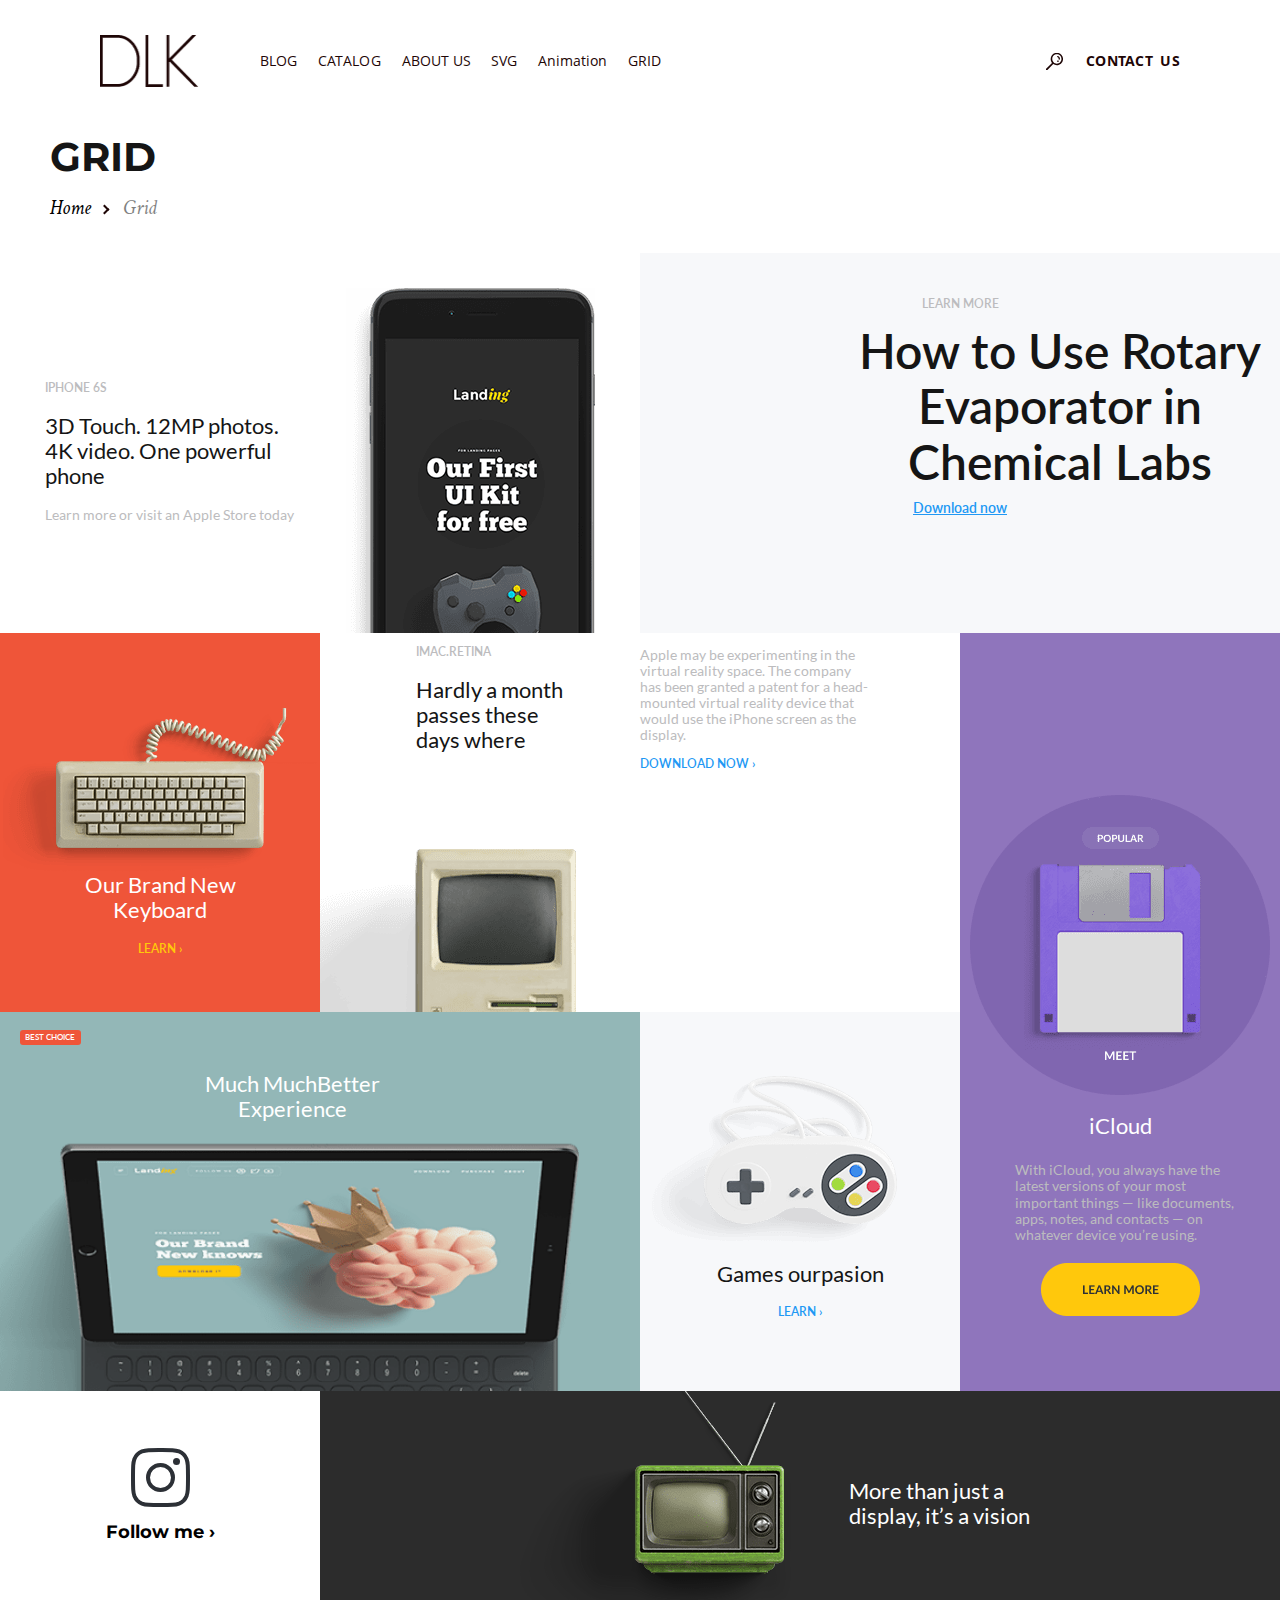
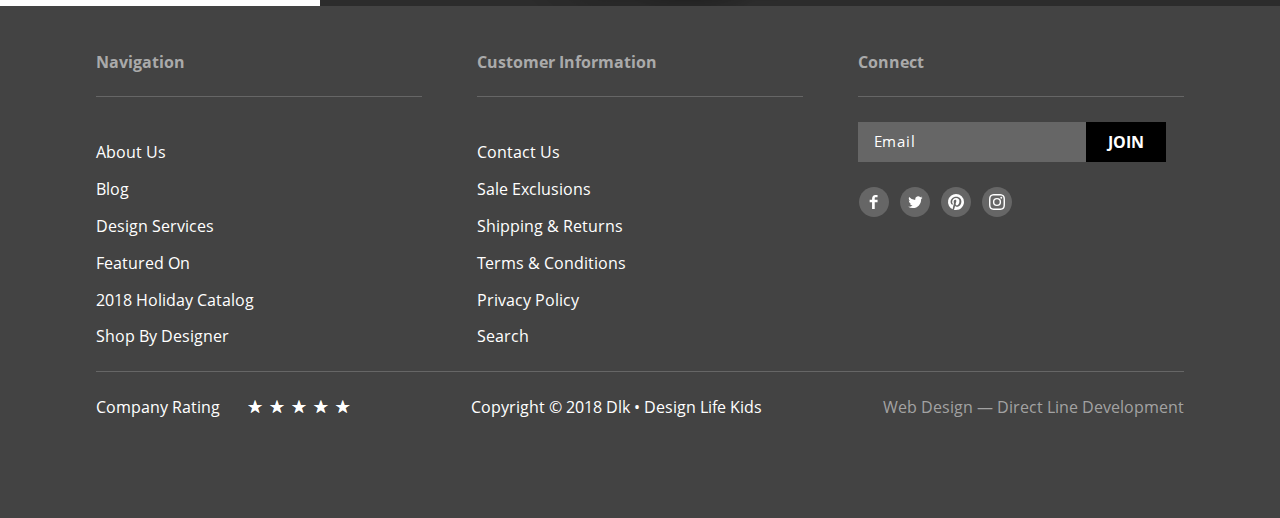
<file: grid.html>
<!doctype html>
<html lang="en" class="no-js">
    <head>
        <meta charset="utf-8">
        <meta name="viewport" content="width=device-width">
        <meta name="google" content="notranslate">
        <meta name="format-detection" content="telephone=no">

        <title>DL Academy</title>
        <meta name="description" content="">
        <meta name="keywords" content="">
    
        <script>
        var docElement = document.documentElement;
        docElement.className = docElement.className.replace(/\bno-js\b/, '') + ' js';
        </script>
    
        
    
        <link rel="stylesheet" href="css/style.min.css?v=1691958796226">

    </head>
    <body>
        <header class="header container">
    <a class="header__logo" href="./index.html">
        <img class="header__logo-img" src="./img/Header/Union.png" alt="Logotype DLK" width="100" height="52">
    </a>
    <nav class="header__nav">
        <ul class="header__nav-list">
            <li class="header__nav-item">
                <a class="header__nav-link" href="./blog.html">BLOG</a>
            </li>
            <li class="header__nav-item">
                <a class="header__nav-link header__nav-text" href="./catalog.html">CATALOG</a>
            </li>
            <li class="header__nav-item">
                <a class="header__nav-link" href="#">ABOUT US</a>
            </li>
            <li class="header__nav-item">
                <a class="header__nav-link" href="./svg.html">SVG</a>
            </li>
            <li class="header__nav-item">
                <a class="header__nav-link" href="./animation.html">Animation</a>
            </li>
            <li class="header__nav-item">
                <a class="header__nav-link" href="./grid.html">GRID</a>
            </li>
        </ul>
    </nav>
    <button class="header__nav-button header__nav-button_js" type="button" aria-label="menu">menu</button>
    <ul class="header__list">
        <li class="header__list-item">
            <div class="header__list-wrapper">
                <form class="header__list-form">
                    <button class="header__list-btn" type="submit" aria-label="search"></button>
                </form>
            </div>
        </li>
        <li class="header__list-item"><a class="header__list-link header__list-text" href="./contactUs.html">CONTACT US</a></li>
    </ul>
    <div class="burger burger_js burger__open">
        <div class="burger__wrap">
            <div class="burger__wrap-wrapper">
                <a class="burger__wrap-logo" href="./index.html"><img src="./img/Header/Union.png" alt="logotip" width="42" height="22"></a>
                <svg class="burger__closeBtn burger__closeBtn_js" width="16" height="16" viewBox="0 0 16 16" fill="none" xmlns="http://www.w3.org/2000/svg" xmlns:xlink="http://www.w3.org/1999/xlink">
                    <rect width="16" height="16" fill="#E5E5E5"/>
                    <g id="Main frame">
                    <g id="navigarion" clip-path="url(#clip0_1176_0)">
                    <rect width="375" height="812" transform="translate(-180 -29)" fill="white"/>
                    <rect id="image 25" x="-180" y="-29" width="375" height="851" fill="url(#pattern0)"/>
                    <rect id="Rectangle 65" x="-180" y="-29" width="375" height="812" fill="#7D97DA" fill-opacity="0.8"/>
                    <rect id="Rectangle 60" x="-180" y="-29" width="375" height="73" fill="white"/>
                    <g id="Group 163">
                    <rect id="Rectangle 61" x="-180" y="-29" width="375" height="73" fill="white"/>
                    <path id="Union" fill-rule="evenodd" clip-rule="evenodd" d="M0.707105 0L0 0.707105L7.07111 7.77821L4.6869e-05 14.8493L0.707151 15.5564L7.77821 8.48532L14.8492 15.5563L15.5563 14.8492L8.48532 7.77821L15.5563 0.707178L14.8492 7.33696e-05L7.77821 7.07111L0.707105 0Z" fill="#1E0606"/>
                    </g>
                    </g>
                    </g>
                    </svg>
                <a class="burger__wrap-icon" href=""><button class="burger__wrap-btn" type="submit" aria-label="search"></button></a>
            </div>
            <ul class="burger__wrap-list">    
                <li class="burger__wrap-item"><a class="burger__wrap-link" href="./catalog.html">CATALOG</a></li>
                <li class="burger__wrap-item"><a class="burger__wrap-link" href="#">ABOUT US</a></li>
                <li class="burger__wrap-item"><a class="burger__wrap-link" href="./blog.html">BLOG</a></li>
                <li class="burger__wrap-item"><a class="burger__wrap-link" href="./animation.html">ANIMATION</a></li>
                <li class="burger__wrap-item"><a class="burger__wrap-link" href="./svg.html">SVG</a></li>
                <li class="burger__wrap-item"><a class="burger__wrap-link" href="./grid.html">GRID</a></li>
                <li class="burger__wrap-item burger__wrap-title"><a class="burger__wrap-link" href="./contactUs.html">CONTACT US</a></li>    
            </ul>
        </div>
    </div>
</header>
        <section class="breadcrumbs container">
            <h1 class="breadcrumbs__title" tabindex="0">GRID</h1>
            <ol class="breadcrumbs__list">
                <li class="breadcrumbs__list-item @@class" tabindex="0">
    <a class="breadcrumbs__list-link" href="./index.html" tabindex="0">Home</a>
</li>
                <li class="breadcrumbs__list-item breadcrumbs__list-text" tabindex="0">
    <a class="breadcrumbs__list-link" href="./grid.html" tabindex="0">Grid</a>
</li>
            </ol>
        </section>
        <section class="page__wrap">
                <div class="page__wrap-cards page__wrap-phone" id="item-0">
                    <img class="page__wrap-img page__wrap-imgOne" src="./img/grid/phone.png" alt="phone" width="249" height="345">
                    <div class="page__wrap-wrapperOne">
                        <h3 class="page__wrap-title">IPHONE 6S</h3>
                        <h2 class="page__wrap-subtitle">3D Touch. 12MP photos. 4K video. One powerful phone</h2>
                        <p class="page__wrap-text">Learn more or visit an Apple Store today</p>
                    </div>           
                </div>
                <div class="page__wrap-cards page__wrap-wrapperTwo" id="item-1">
                    <div class="page__wrap-asideTwo">
                        <h3 class="page__wrap-title">LEARN MORE</h3>
                        <h2 class="page__wrap-subtitle page__wrap-largeText">How to Use Rotary Evaporator in Chemical Labs</h2>
                        <a class="page__wrap-link page__wrap-linkTwo" href="#">Download now</a>
                    </div>                 
                </div>
                <div class="page__wrap-cards page__wrap-wrapperFree" id="item-2">
                    <img class="page__wrap-img page__wrap-imgFree" src="./img/grid/keyboard.png" alt="keyboard" width="314" height="164">
                    <h2 class="page__wrap-subtitle page__wrap-keyboard">Our Brand New Keyboard</h2>
                    <a class="page__wrap-link page__wrap-linkFree" href="#">LEARN ›</a>
                </div>
                <div class="page__wrap-cards page__wrap-wrapperFour" id="item-3">
                    <div class="page__wrap-asideFour">           
                        <h3 class="page__wrap-title page__wrap-titleFour">IMAC.RETINA</h3>
                        <h2 class="page__wrap-subtitle page__wrap-subtitleFour">Hardly a month passes these days where</h2>
                        <img class="page__wrap-img page__wrap-imgFour" src="./img/grid/computer.png" alt="computer" width="352" height="164">
                    </div>
                    <div class="page__wrap-aside-four">
                        <p class="page__wrap-text">Apple may be experimenting in the virtual reality space. The company has been granted a patent for a head-mounted virtual reality device that would use the iPhone screen as the display.</p>
                        <a class="page__wrap-link" href="#">DOWNLOAD NOW ›</a>
                    </div>                  
                </div>
                <div class="page__wrap-cards page__wrap-wrapperFive" id="item-5">
                    <h3 class="page__wrap-title page__wrap-titleFive">BEST CHOICE</h3>
                    <h2 class="page__wrap-subtitle page__wrap-subtitleFive">Much MuchBetter Experience</h2>   
                    <img class="page__wrap-img page__wrap-imgFive" src="./img/grid/tablet.png" alt="tablet" width="700" height="275">   
                </div>
                <div class="page__wrap-cards page__wrap-wrapperSix" id="item-6">
                    <img class="page__wrap-img page__wrap-imgSix" src="./img/grid/gamepad.png" alt="gamepad" width="303" height="167">
                    <h2 class="page__wrap-subtitle">Games ourpasion</h2>
                    <a class="page__wrap-link" href="#">LEARN ›</a>
                </div>
                <div class="page__wrap-cards page__wrap-wrapperSeven" id="item-4">
                    <img class="page__wrap-img page__wrap-imgSeven" src="./img/grid/diskette.png" alt="diskette" width="300" height="300">
                    <h2 class="page__wrap-subtitle page__wrap-bigText">iCloud</h2>
                    <p class="page__wrap-text page__wrap-textSeven">With iCloud, you always have the latest versions of your most important things — like documents, apps, notes, and contacts — on whatever device you’re using.</p>
                    <a class="page__wrap-link page__wrap-linkSeven" href="#"><img src="./img/grid/button.png" alt="link"></a>
                </div>
                <div class="page__wrap-cards page__wrap-wrapperEight" id="item-7">
                    <img class="page__wrap-img page__wrap-imgEight" src="./img/grid/icon.svg" alt="icon" width="59" height="59">
                    <a class="page__wrap-link page__wrap-linkEight" href="#"><h2>Follow me ›</h2></a>
                </div>
                <div class="page__wrap-cards page__wrap-wrapperNine" id="item-8">
                    <img class="page__wrap-img page__wrap-imgNine" src="./img/grid/tv.png" alt="tv" width="271" height="215">
                    <h2 class="page__wrap-subtitle page__wrap-subtitleNine">More than just a display,  it’s a vision</h2>
                </div>
        </section>
        <footer class="footer">
    <section class="footer__section container">
        <section class="footer__section-nav">
            <h3 class="footer__section-title" tabindex="0">Navigation</h3>
            <ul class="footer__section-items">
                <li class="footer__section-item footer__section-text">
                    <a class="footer__section-link" href="#">About Us</a>
                </li>
                <li class="footer__section-item footer__section-text">
                    <a class="footer__section-link" href="#">Blog</a>
                </li>
                <li class="footer__section-item footer__section-text">
                    <a class="footer__section-link" href="#">Design Services</a>
                </li>
                <li class="footer__section-item footer__section-text">
                    <a class="footer__section-link" href="#">Featured On</a>
                </li>
                <li class="footer__section-item footer__section-text">
                    <a class="footer__section-link" href="#">2018 Holiday Catalog</a>
                </li>
                <li class="footer__section-item footer__section-text">
                    <a class="footer__section-link" href="#">Shop By Designer</a>
                </li>
            </ul>
        </section>
        <section class="footer__section-info">
            <h3 class="footer__section-title" tabindex="0">Customer Information</h3>
            <ul class="footer__section-aside">  
                <li class="footer__section-item">
                    <a class="footer__section-link" href="#">Contact Us</a>
                </li>
                <li class="footer__section-item">
                    <a class="footer__section-link" href="#">Sale Exclusions</a>
                </li>
                <li class="footer__section-item">
                    <a class="footer__section-link" href="#">Shipping & Returns</a>
                </li>
                <li class="footer__section-item">
                    <a class="footer__section-link" href="#">Terms & Conditions</a>
                </li>
                <li class="footer__section-item">
                    <a class="footer__section-link" href="#">Privacy Policy</a>
                </li>
                <li class="footer__section-item">
                    <a class="footer__section-link" href="#">Search</a>
                </li>
            </ul>
        </section>
        <div class="footer__section-forms">
            <h3 class="footer__section-title" tabindex="0">Connect</h3>
            <div>
                <form class="footer__section-form">
                    <input class="footer__section-input" aria-label="0" type="email" name="Email" value="Email" required>
                    <button class="footer__section-btn" tabindex="0" type="submit">JOIN</button>
                </form>
                <ul class="footer__section-logo">
                    <li class="footer__section-icon">
                        <a class="footer__section-link" href="#">
                            <img class="footer__section-img" src="./img/footer/facebook.svg" alt="Logotype Facebook" width="30" height="30">
                        </a>
                    </li>
                    <li class="footer__section-icon">
                        <a class="footer__section-link" href="#">
                            <img class="footer__section-img" src="./img/footer/twitter.svg" alt="Logotype Twitter" width="30" height="30">
                        </a>
                    </li>
                    <li class="footer__section-icon">
                        <a class="footer__section-link" href="#">
                            <img class="footer__section-img" src="./img/footer/pinterest.svg" alt="Logotype Pinterest" width="30" height="30">
                        </a>
                    </li>
                    <li class="footer__section-icon">
                        <a class="footer__section-link" href="#">
                            <img class="footer__section-img" src="./img/footer/instagram.svg" alt="Logotype Instagram" width="30" height="30">
                        </a>
                    </li>
                </ul>
            </div>
        </div>
    </section>     
    <section class="footer__subtitle container">
        <h2 class="footer__subtitle-title">subtitle</h2>
        <div class="footer__subtitle-wrapper">
            <p class="footer__subtitle-signature" tabindex="0">Company Rating</p>
            <div class="footer__subtitle-rating">
                <div class="footer__subtitle-items">
                    <input class="footer__subtitle-item" id="rating__star-five" type="radio" name="rating" value="five">
                    <label class="footer__subtitle-label" for="rating__star-five"></label>
                    <input class="footer__subtitle-item" id="rating__star-four" type="radio" name="rating" value="four">
                    <label class="footer__subtitle-label" for="rating__star-four"></label>
                    <input class="footer__subtitle-item" id="rating__star-free" type="radio" name="rating" value="free">
                    <label class="footer__subtitle-label" for="rating__star-free"></label>
                    <input class="footer__subtitle-item" id="rating__star-two" type="radio" name="rating" value="two">
                    <label class="footer__subtitle-label" for="rating__star-two"></label>
                    <input class="footer__subtitle-item" id="rating__star-one" type="radio" name="rating" value="one">
                    <label class="footer__subtitle-label" for="rating__star-one"></label>
                </div>
            </div>
        </div>
        <p class="footer__subtitle-signature subtitle__signature-title">Copyright © 2018 Dlk • Design Life Kids</p>
        <a class="footer__subtitle-signature footer__subtitle-direct" href="#"><p>Web Design — Direct Line Development</p></a>
    </section>
    </footer>
        <script src="js/app.js" defer="defer"></script>
        <script src="js/burger.js"></script>
    </body>
</html>
</file>
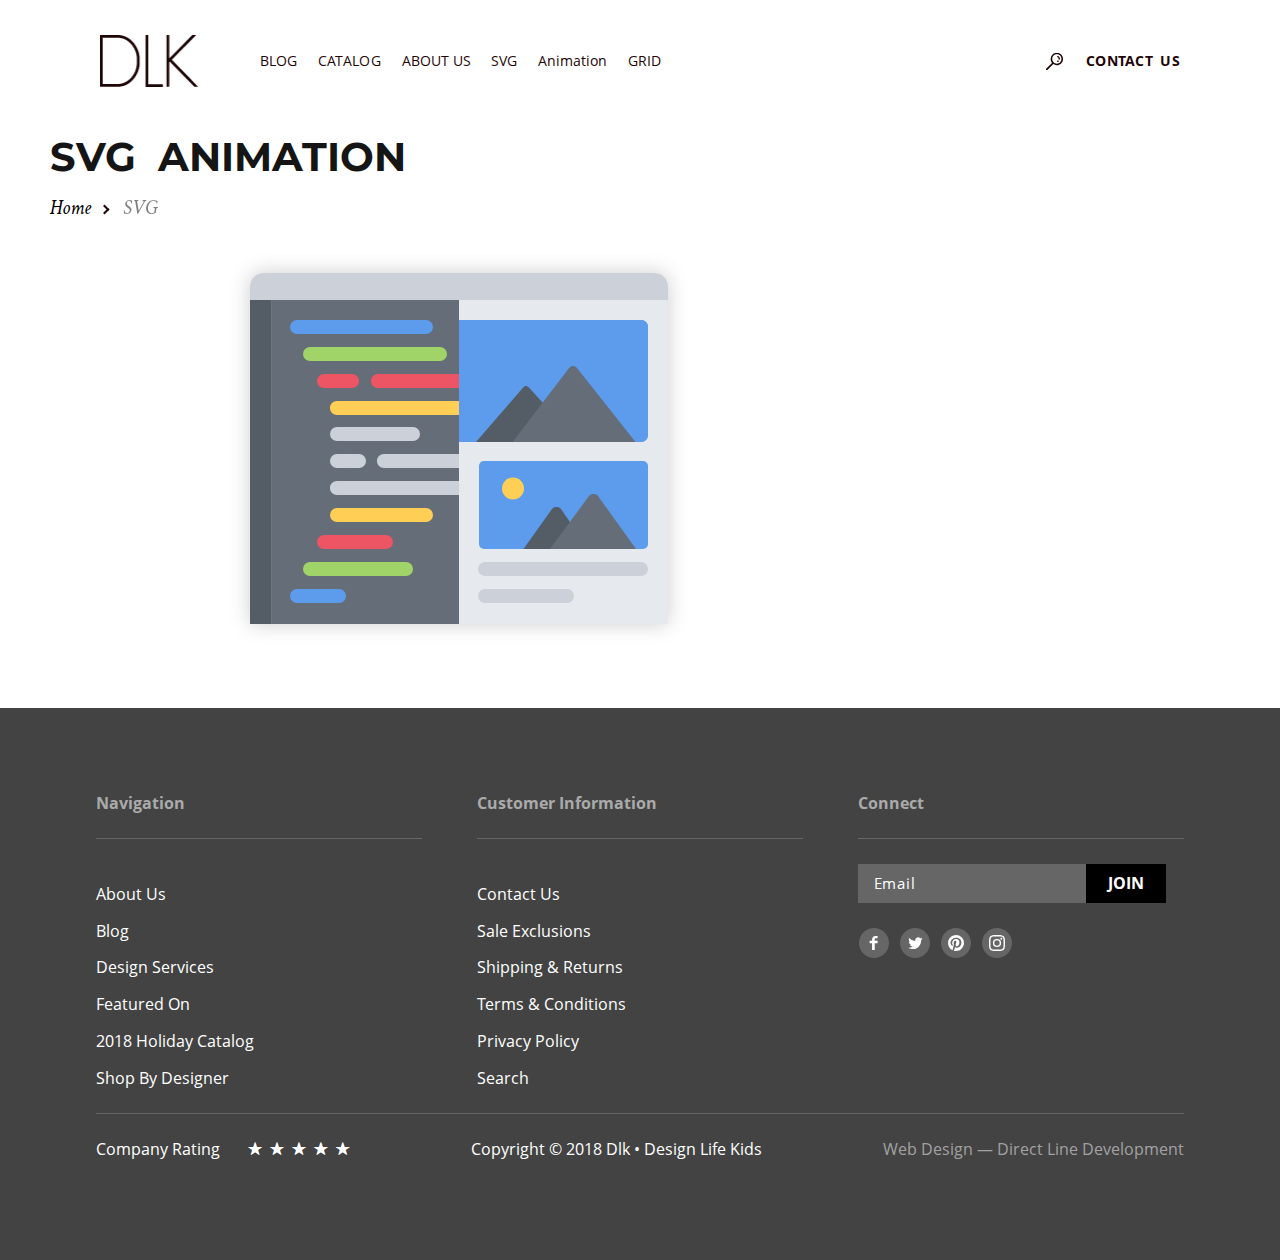
<file: svg.html>
<!doctype html>
<html lang="en" class="no-js">
    <head>
        <meta charset="utf-8">
        <meta name="viewport" content="width=device-width">
        <meta name="google" content="notranslate">
        <meta name="format-detection" content="telephone=no">
    
        <title>DL Academy</title>
        <meta name="description" content="">
        <meta name="keywords" content="">
    
        <script>
        var docElement = document.documentElement;
        docElement.className = docElement.className.replace(/\bno-js\b/, '') + ' js';
        </script>
    
        
    
        <link rel="stylesheet" href="css/style.min.css?v=1691958796226">

    </head>
    <body>
        <header class="header container">
    <a class="header__logo" href="./index.html">
        <img class="header__logo-img" src="./img/Header/Union.png" alt="Logotype DLK" width="100" height="52">
    </a>
    <nav class="header__nav">
        <ul class="header__nav-list">
            <li class="header__nav-item">
                <a class="header__nav-link" href="./blog.html">BLOG</a>
            </li>
            <li class="header__nav-item">
                <a class="header__nav-link header__nav-text" href="./catalog.html">CATALOG</a>
            </li>
            <li class="header__nav-item">
                <a class="header__nav-link" href="#">ABOUT US</a>
            </li>
            <li class="header__nav-item">
                <a class="header__nav-link" href="./svg.html">SVG</a>
            </li>
            <li class="header__nav-item">
                <a class="header__nav-link" href="./animation.html">Animation</a>
            </li>
            <li class="header__nav-item">
                <a class="header__nav-link" href="./grid.html">GRID</a>
            </li>
        </ul>
    </nav>
    <button class="header__nav-button header__nav-button_js" type="button" aria-label="menu">menu</button>
    <ul class="header__list">
        <li class="header__list-item">
            <div class="header__list-wrapper">
                <form class="header__list-form">
                    <button class="header__list-btn" type="submit" aria-label="search"></button>
                </form>
            </div>
        </li>
        <li class="header__list-item"><a class="header__list-link header__list-text" href="./contactUs.html">CONTACT US</a></li>
    </ul>
    <div class="burger burger_js burger__open">
        <div class="burger__wrap">
            <div class="burger__wrap-wrapper">
                <a class="burger__wrap-logo" href="./index.html"><img src="./img/Header/Union.png" alt="logotip" width="42" height="22"></a>
                <svg class="burger__closeBtn burger__closeBtn_js" width="16" height="16" viewBox="0 0 16 16" fill="none" xmlns="http://www.w3.org/2000/svg" xmlns:xlink="http://www.w3.org/1999/xlink">
                    <rect width="16" height="16" fill="#E5E5E5"/>
                    <g id="Main frame">
                    <g id="navigarion" clip-path="url(#clip0_1176_0)">
                    <rect width="375" height="812" transform="translate(-180 -29)" fill="white"/>
                    <rect id="image 25" x="-180" y="-29" width="375" height="851" fill="url(#pattern0)"/>
                    <rect id="Rectangle 65" x="-180" y="-29" width="375" height="812" fill="#7D97DA" fill-opacity="0.8"/>
                    <rect id="Rectangle 60" x="-180" y="-29" width="375" height="73" fill="white"/>
                    <g id="Group 163">
                    <rect id="Rectangle 61" x="-180" y="-29" width="375" height="73" fill="white"/>
                    <path id="Union" fill-rule="evenodd" clip-rule="evenodd" d="M0.707105 0L0 0.707105L7.07111 7.77821L4.6869e-05 14.8493L0.707151 15.5564L7.77821 8.48532L14.8492 15.5563L15.5563 14.8492L8.48532 7.77821L15.5563 0.707178L14.8492 7.33696e-05L7.77821 7.07111L0.707105 0Z" fill="#1E0606"/>
                    </g>
                    </g>
                    </g>
                    </svg>
                <a class="burger__wrap-icon" href=""><button class="burger__wrap-btn" type="submit" aria-label="search"></button></a>
            </div>
            <ul class="burger__wrap-list">    
                <li class="burger__wrap-item"><a class="burger__wrap-link" href="./catalog.html">CATALOG</a></li>
                <li class="burger__wrap-item"><a class="burger__wrap-link" href="#">ABOUT US</a></li>
                <li class="burger__wrap-item"><a class="burger__wrap-link" href="./blog.html">BLOG</a></li>
                <li class="burger__wrap-item"><a class="burger__wrap-link" href="./animation.html">ANIMATION</a></li>
                <li class="burger__wrap-item"><a class="burger__wrap-link" href="./svg.html">SVG</a></li>
                <li class="burger__wrap-item"><a class="burger__wrap-link" href="./grid.html">GRID</a></li>
                <li class="burger__wrap-item burger__wrap-title"><a class="burger__wrap-link" href="./contactUs.html">CONTACT US</a></li>    
            </ul>
        </div>
    </div>
</header>
        <section class="breadcrumbs container">
            <h1 class="breadcrumbs__title" tabindex="0">SVG ANIMATION</h1>
            <ol class="breadcrumbs__list">
                <li class="breadcrumbs__list-item @@class" tabindex="0">
    <a class="breadcrumbs__list-link" href="./index.html" tabindex="0">Home</a>
</li>
                <li class="breadcrumbs__list-item breadcrumbs__list-text" tabindex="0">
    <a class="breadcrumbs__list-link" href="./svg.html" tabindex="0">SVG</a>
</li>
            </ol>
        </section>      
        <svg class="svg" width="458" height="391" viewBox="0 0 458 391" fill="none" xmlns="http://www.w3.org/2000/svg">
            <g filter="url(#filter0_d_2340_15)">
                <rect x="229" y="46.9999" width="209" height="324" fill="#E6E9ED"/>
                <path d="M229 66.9999H411C414.866 66.9999 418 70.1339 418 73.9999V182C418 185.866 414.866 189 411 189H229V66.9999Z" fill="#5D9CEC"/>
                <path d="M255 343H337" stroke="#CCD1D9" stroke-width="14" stroke-linecap="round"/>
                <path d="M255 316H411" stroke="#CCD1D9" stroke-width="14" stroke-linecap="round"/>
                <rect x="249" y="208" width="169" height="88" rx="5" fill="#5D9CEC"/>
                <path d="M326.5 254C327.095 254 329.25 254 331 256L358.5 296H293.5L322 256C323.75 254 325.905 254 326.5 254Z" fill="#545C66"/>
                <path d="M363.5 241C364.095 241 366.25 241 368 243L406 296H320L359 243C360.75 241 362.905 241 363.5 241Z" fill="#656D78"/>
                <circle class="svg__circle" cx="283" cy="235.5" r="11" fill="#FFCE54"/>
                <path d="M229 66.9999H411C414.866 66.9999 418 70.1339 418 73.9999V182C418 185.866 414.866 189 411 189H229V66.9999Z" fill="#5D9CEC"/>
                <path d="M296 133C296.436 133 297.463 132.959 298.927 134.474L348.5 189L246 189L293.167 134.474C294.537 132.959 295.564 133 296 133Z" fill="#545C66"/>
                <path d="M343 113C343.595 113 345 112.944 347 115L405.5 189H282.5L339.128 115C341 112.944 342.405 113 343 113Z" fill="#656D78"/>
                <rect x="42" y="46.9999" width="187" height="324" fill="#656D78"/>
                <rect x="41" y="46.9999" width="1" height="324" fill="#6C747F"/>
                <rect x="20" y="46.9999" width="21" height="324" fill="#545C66"/>
                <path class="svg__blueSmallLine" d="M67 343H109" stroke="#5D9CEC" stroke-width="14" stroke-linecap="round"/>
                <path class="svg__greenBiglLine" d="M80 316L176 316" stroke="#A0D468" stroke-width="14" stroke-linecap="round"/>
                <path class="svg__redNormallLine" d="M94 289H156" stroke="#ED5565" stroke-width="14" stroke-linecap="round"/>
                <path class="svg__yellowNormallLine" d="M107 262H196" stroke="#FFCE54" stroke-width="14" stroke-linecap="round"/>
                <path class="svg__grayLargelLine" d="M107 228C103.134 228 100 231.134 100 235C100 238.866 103.134 242 107 242V228ZM107 242H229V228H107V242Z" fill="#CCD1D9"/>
                <path class="svg__grayBiglLine" d="M154 201C150.134 201 147 204.134 147 208C147 211.866 150.134 215 154 215V201ZM154 215H229V201H154V215Z" fill="#CCD1D9"/>
                <path class="svg__graySmalllLine" d="M107 208H129" stroke="#CCD1D9" stroke-width="14" stroke-linecap="round"/>
                <path class="svg__grayNormalllLine" d="M107 181H183" stroke="#CCD1D9" stroke-width="14" stroke-linecap="round"/>
                <path class="svg__yellowBiglLine" d="M107 148C103.134 148 100 151.134 100 155C100 158.866 103.134 162 107 162V148ZM107 162H229V148H107V162Z" fill="#FFCE54"/>
                <path class="svg__redBiglLine" d="M148 121C144.134 121 141 124.134 141 128C141 131.866 144.134 135 148 135V121ZM148 135H229V121H148V135Z" fill="#ED5565"/>
                <path class="svg__redSmalllLine" d="M94 128H122" stroke="#ED5565" stroke-width="14" stroke-linecap="round"/>
                <path class="svg__greenLargelLine" d="M80 101L210 101" stroke="#A0D468" stroke-width="14" stroke-linecap="round"/>
                <path class="svg__blueBiglLine" d="M67 73.9999L196 73.9999" stroke="#5D9CEC" stroke-width="14" stroke-linecap="round"/>
                <path d="M35 20H423C432.5 20 438 25.5 438 35V47H20V35C20 25.4999 25.5 20 35 20Z" fill="#CCD1D9"/>
            </g>
            <defs>
                <filter id="filter0_d_2340_15" x="0" y="0" width="458" height="391" filterUnits="userSpaceOnUse" color-interpolation-filters="sRGB">
                    <feFlood flood-opacity="0" result="BackgroundImageFix"/>
                    <feColorMatrix in="SourceAlpha" type="matrix" values="0 0 0 0 0 0 0 0 0 0 0 0 0 0 0 0 0 0 127 0" result="hardAlpha"/>
                    <feOffset/>
                    <feGaussianBlur stdDeviation="10"/>
                    <feColorMatrix type="matrix" values="0 0 0 0 0 0 0 0 0 0 0 0 0 0 0 0 0 0 0.2 0"/>
                    <feBlend mode="normal" in2="BackgroundImageFix" result="effect1_dropShadow_2340_15"/>
                    <feBlend mode="normal" in="SourceGraphic" in2="effect1_dropShadow_2340_15" result="shape"/>
                </filter>
            </defs>
        </svg>    
        <footer class="footer">
    <section class="footer__section container">
        <section class="footer__section-nav">
            <h3 class="footer__section-title" tabindex="0">Navigation</h3>
            <ul class="footer__section-items">
                <li class="footer__section-item footer__section-text">
                    <a class="footer__section-link" href="#">About Us</a>
                </li>
                <li class="footer__section-item footer__section-text">
                    <a class="footer__section-link" href="#">Blog</a>
                </li>
                <li class="footer__section-item footer__section-text">
                    <a class="footer__section-link" href="#">Design Services</a>
                </li>
                <li class="footer__section-item footer__section-text">
                    <a class="footer__section-link" href="#">Featured On</a>
                </li>
                <li class="footer__section-item footer__section-text">
                    <a class="footer__section-link" href="#">2018 Holiday Catalog</a>
                </li>
                <li class="footer__section-item footer__section-text">
                    <a class="footer__section-link" href="#">Shop By Designer</a>
                </li>
            </ul>
        </section>
        <section class="footer__section-info">
            <h3 class="footer__section-title" tabindex="0">Customer Information</h3>
            <ul class="footer__section-aside">  
                <li class="footer__section-item">
                    <a class="footer__section-link" href="#">Contact Us</a>
                </li>
                <li class="footer__section-item">
                    <a class="footer__section-link" href="#">Sale Exclusions</a>
                </li>
                <li class="footer__section-item">
                    <a class="footer__section-link" href="#">Shipping & Returns</a>
                </li>
                <li class="footer__section-item">
                    <a class="footer__section-link" href="#">Terms & Conditions</a>
                </li>
                <li class="footer__section-item">
                    <a class="footer__section-link" href="#">Privacy Policy</a>
                </li>
                <li class="footer__section-item">
                    <a class="footer__section-link" href="#">Search</a>
                </li>
            </ul>
        </section>
        <div class="footer__section-forms">
            <h3 class="footer__section-title" tabindex="0">Connect</h3>
            <div>
                <form class="footer__section-form">
                    <input class="footer__section-input" aria-label="0" type="email" name="Email" value="Email" required>
                    <button class="footer__section-btn" tabindex="0" type="submit">JOIN</button>
                </form>
                <ul class="footer__section-logo">
                    <li class="footer__section-icon">
                        <a class="footer__section-link" href="#">
                            <img class="footer__section-img" src="./img/footer/facebook.svg" alt="Logotype Facebook" width="30" height="30">
                        </a>
                    </li>
                    <li class="footer__section-icon">
                        <a class="footer__section-link" href="#">
                            <img class="footer__section-img" src="./img/footer/twitter.svg" alt="Logotype Twitter" width="30" height="30">
                        </a>
                    </li>
                    <li class="footer__section-icon">
                        <a class="footer__section-link" href="#">
                            <img class="footer__section-img" src="./img/footer/pinterest.svg" alt="Logotype Pinterest" width="30" height="30">
                        </a>
                    </li>
                    <li class="footer__section-icon">
                        <a class="footer__section-link" href="#">
                            <img class="footer__section-img" src="./img/footer/instagram.svg" alt="Logotype Instagram" width="30" height="30">
                        </a>
                    </li>
                </ul>
            </div>
        </div>
    </section>     
    <section class="footer__subtitle container">
        <h2 class="footer__subtitle-title">subtitle</h2>
        <div class="footer__subtitle-wrapper">
            <p class="footer__subtitle-signature" tabindex="0">Company Rating</p>
            <div class="footer__subtitle-rating">
                <div class="footer__subtitle-items">
                    <input class="footer__subtitle-item" id="rating__star-five" type="radio" name="rating" value="five">
                    <label class="footer__subtitle-label" for="rating__star-five"></label>
                    <input class="footer__subtitle-item" id="rating__star-four" type="radio" name="rating" value="four">
                    <label class="footer__subtitle-label" for="rating__star-four"></label>
                    <input class="footer__subtitle-item" id="rating__star-free" type="radio" name="rating" value="free">
                    <label class="footer__subtitle-label" for="rating__star-free"></label>
                    <input class="footer__subtitle-item" id="rating__star-two" type="radio" name="rating" value="two">
                    <label class="footer__subtitle-label" for="rating__star-two"></label>
                    <input class="footer__subtitle-item" id="rating__star-one" type="radio" name="rating" value="one">
                    <label class="footer__subtitle-label" for="rating__star-one"></label>
                </div>
            </div>
        </div>
        <p class="footer__subtitle-signature subtitle__signature-title">Copyright © 2018 Dlk • Design Life Kids</p>
        <a class="footer__subtitle-signature footer__subtitle-direct" href="#"><p>Web Design — Direct Line Development</p></a>
    </section>
    </footer>
        <script src="js/app.js" defer="defer"></script>
        <script src="js/burger.js"></script>
    </body></html>
</file>
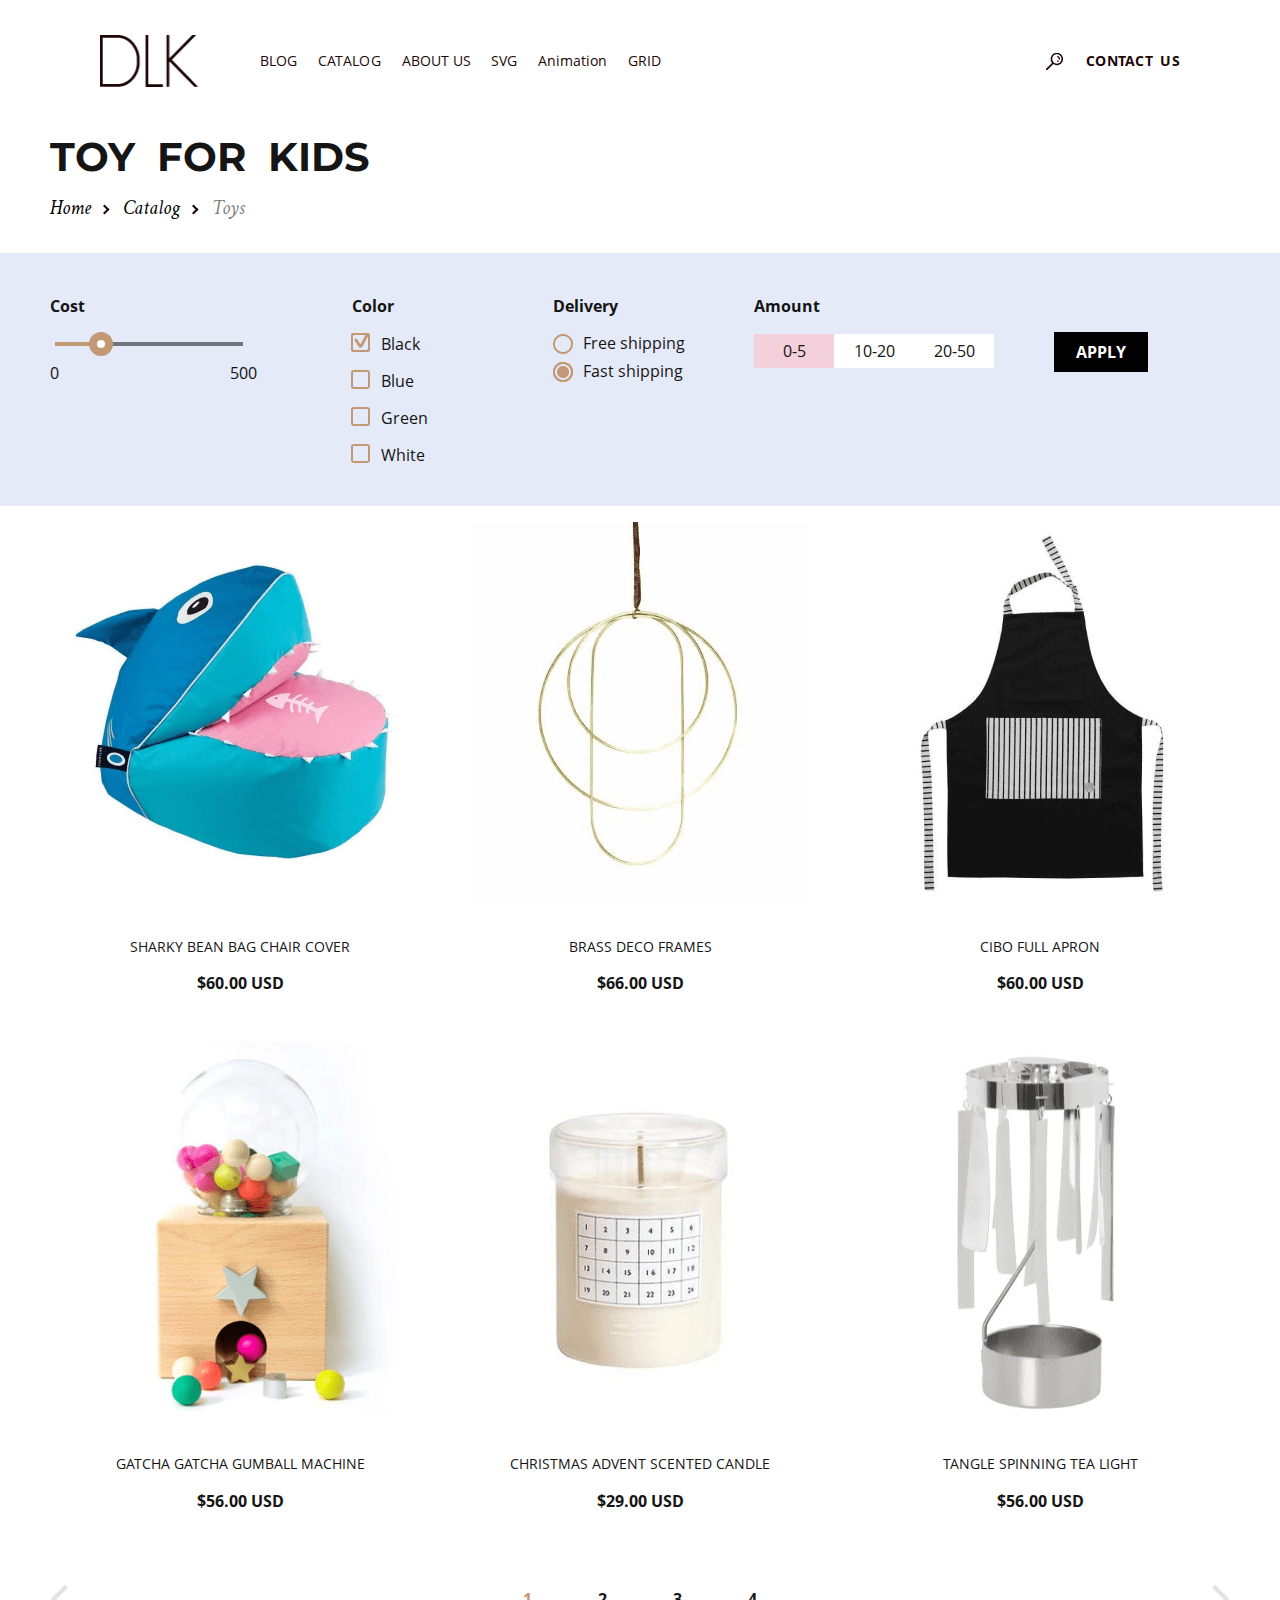
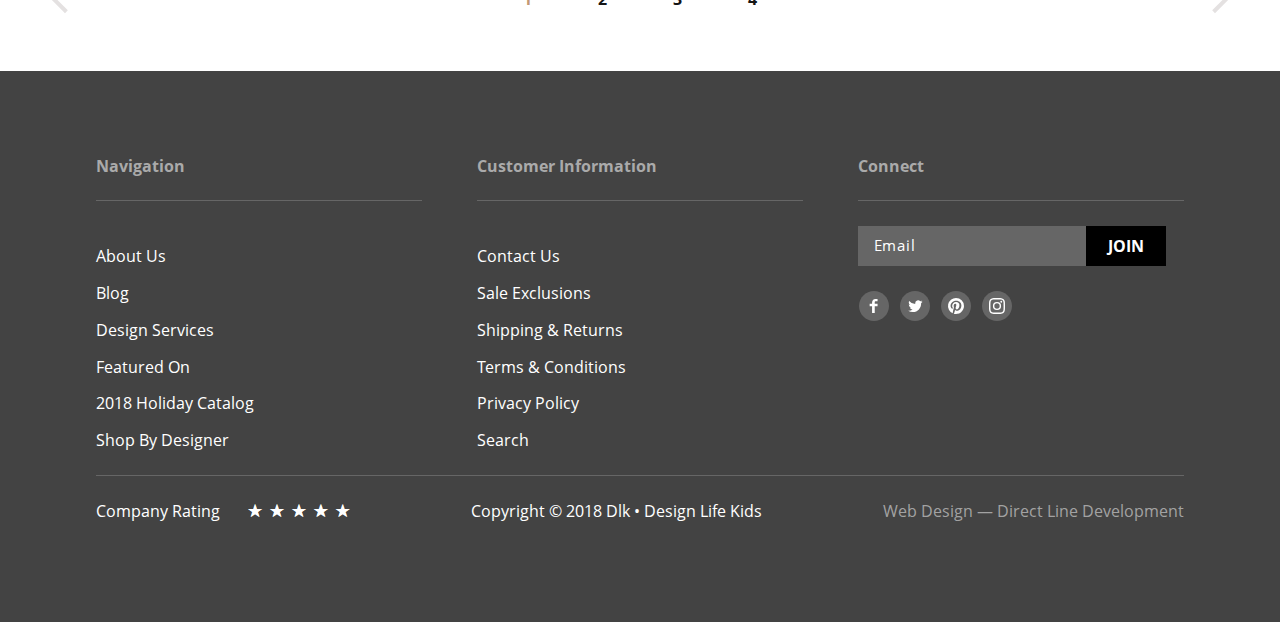
<file: toys.html>
<!doctype html>
<html lang="en" class="no-js">
    <head>
        <meta charset="utf-8">
        <meta name="viewport" content="width=device-width">
        <meta name="google" content="notranslate">
        <meta name="format-detection" content="telephone=no">
    
        <title>DL Academy</title>
        <meta name="description" content="">
        <meta name="keywords" content="">
    
        <script>
        var docElement = document.documentElement;
        docElement.className = docElement.className.replace(/\bno-js\b/, '') + ' js';
        </script>
    
        
    
        <link rel="stylesheet" href="css/style.min.css?v=1691958796226">

    </head>
    <body>
        <header class="header container">
    <a class="header__logo" href="./index.html">
        <img class="header__logo-img" src="./img/Header/Union.png" alt="Logotype DLK" width="100" height="52">
    </a>
    <nav class="header__nav">
        <ul class="header__nav-list">
            <li class="header__nav-item">
                <a class="header__nav-link" href="./blog.html">BLOG</a>
            </li>
            <li class="header__nav-item">
                <a class="header__nav-link header__nav-text" href="./catalog.html">CATALOG</a>
            </li>
            <li class="header__nav-item">
                <a class="header__nav-link" href="#">ABOUT US</a>
            </li>
            <li class="header__nav-item">
                <a class="header__nav-link" href="./svg.html">SVG</a>
            </li>
            <li class="header__nav-item">
                <a class="header__nav-link" href="./animation.html">Animation</a>
            </li>
            <li class="header__nav-item">
                <a class="header__nav-link" href="./grid.html">GRID</a>
            </li>
        </ul>
    </nav>
    <button class="header__nav-button header__nav-button_js" type="button" aria-label="menu">menu</button>
    <ul class="header__list">
        <li class="header__list-item">
            <div class="header__list-wrapper">
                <form class="header__list-form">
                    <button class="header__list-btn" type="submit" aria-label="search"></button>
                </form>
            </div>
        </li>
        <li class="header__list-item"><a class="header__list-link header__list-text" href="./contactUs.html">CONTACT US</a></li>
    </ul>
    <div class="burger burger_js burger__open">
        <div class="burger__wrap">
            <div class="burger__wrap-wrapper">
                <a class="burger__wrap-logo" href="./index.html"><img src="./img/Header/Union.png" alt="logotip" width="42" height="22"></a>
                <svg class="burger__closeBtn burger__closeBtn_js" width="16" height="16" viewBox="0 0 16 16" fill="none" xmlns="http://www.w3.org/2000/svg" xmlns:xlink="http://www.w3.org/1999/xlink">
                    <rect width="16" height="16" fill="#E5E5E5"/>
                    <g id="Main frame">
                    <g id="navigarion" clip-path="url(#clip0_1176_0)">
                    <rect width="375" height="812" transform="translate(-180 -29)" fill="white"/>
                    <rect id="image 25" x="-180" y="-29" width="375" height="851" fill="url(#pattern0)"/>
                    <rect id="Rectangle 65" x="-180" y="-29" width="375" height="812" fill="#7D97DA" fill-opacity="0.8"/>
                    <rect id="Rectangle 60" x="-180" y="-29" width="375" height="73" fill="white"/>
                    <g id="Group 163">
                    <rect id="Rectangle 61" x="-180" y="-29" width="375" height="73" fill="white"/>
                    <path id="Union" fill-rule="evenodd" clip-rule="evenodd" d="M0.707105 0L0 0.707105L7.07111 7.77821L4.6869e-05 14.8493L0.707151 15.5564L7.77821 8.48532L14.8492 15.5563L15.5563 14.8492L8.48532 7.77821L15.5563 0.707178L14.8492 7.33696e-05L7.77821 7.07111L0.707105 0Z" fill="#1E0606"/>
                    </g>
                    </g>
                    </g>
                    </svg>
                <a class="burger__wrap-icon" href=""><button class="burger__wrap-btn" type="submit" aria-label="search"></button></a>
            </div>
            <ul class="burger__wrap-list">    
                <li class="burger__wrap-item"><a class="burger__wrap-link" href="./catalog.html">CATALOG</a></li>
                <li class="burger__wrap-item"><a class="burger__wrap-link" href="#">ABOUT US</a></li>
                <li class="burger__wrap-item"><a class="burger__wrap-link" href="./blog.html">BLOG</a></li>
                <li class="burger__wrap-item"><a class="burger__wrap-link" href="./animation.html">ANIMATION</a></li>
                <li class="burger__wrap-item"><a class="burger__wrap-link" href="./svg.html">SVG</a></li>
                <li class="burger__wrap-item"><a class="burger__wrap-link" href="./grid.html">GRID</a></li>
                <li class="burger__wrap-item burger__wrap-title"><a class="burger__wrap-link" href="./contactUs.html">CONTACT US</a></li>    
            </ul>
        </div>
    </div>
</header>
        <section class="breadcrumbs container">
            <h1 class="breadcrumbs__title" tabindex="0">TOY FOR KIDS</h1>
            <ol class="breadcrumbs__list">
                <li class="breadcrumbs__list-item @@class" tabindex="0">
    <a class="breadcrumbs__list-link" href="./index.html" tabindex="0">Home</a>
</li>
                <li class="breadcrumbs__list-item @@class" tabindex="0">
    <a class="breadcrumbs__list-link" href="./catalog.html" tabindex="0">Catalog</a>
</li>
                <li class="breadcrumbs__list-item breadcrumbs__list-text" tabindex="0">
    <a class="breadcrumbs__list-link" href="./toys.html" tabindex="0">Toys</a>
</li>
            </ol>
        </section>
        <div class="forms">
            <form class="forms__form container">
                <div class="forms__form-range" tabindex="0">
    <p class="forms__form-text" tabindex="0">Cost</p>
    <input class="forms__form-slider" aria-label="link to slider" type="range" name="cost" min="0" max="500" value="105">
    <div class="forms__form-numbers" tabindex="0">
        <label class="forms__form-number">0</label>
        <label class="forms__form-number">500</label>
    </div>    
</div>
                <div class="forms__form-row">
                    <p class="forms__form-title" tabindex="0">Color</p>
                    <div class="forms__form-wrapper" tabindex="0">
    <input class="forms__form-checkbox visually-hidden" type="checkbox" id="black" checked="checked">
    <label class="forms__form-label" for="black">Black</label>
</div>
                    <div class="forms__form-wrapper" tabindex="0">
    <input class="forms__form-checkbox visually-hidden" type="checkbox" id="blue">
    <label class="forms__form-label" for="blue">Blue</label>
</div>
                    <div class="forms__form-wrapper" tabindex="0">
    <input class="forms__form-checkbox visually-hidden" type="checkbox" id="green">
    <label class="forms__form-label" for="green">Green</label>
</div>
                    <div class="forms__form-wrapper" tabindex="0">
    <input class="forms__form-checkbox visually-hidden" type="checkbox" id="white">
    <label class="forms__form-label" for="white">White</label>
</div>
                </div>
                <div class="forms__form-aside">
                    <p class="forms__form-text" tabindex="0">Delivery</p>
                    <div class="forms__form-div" tabindex="0">
    <input class="forms__form-radio visually-hidden" type="radio" name="delivery" value="Free shipping" id="free">
    <label class="forms__form-caption" for="for">Free shipping</label>
</div>
                    <div class="class" tabindex="0">  
    <input class="forms__form-radio visually-hidden" type="radio" name="delivery" value="Fast shipping" id="fast" checked="checked">
    <label class="forms__form-caption forms__form-checked" for="fast">Fast shipping</label>
</div>
                </div>
                <div class="forms__form-wrap">
                    <p class="forms__form-text" tabindex="0">Amount</p>
                    <div class="forms__form-group">
                        <div class="class" tabindex="0">  
    <input class="forms__form-input" type="radio" name="radio" value="one" id="radio-one" checked="checked">
    <label class="forms__form-desc" for="radio-one">0-5</label>
</div>
                        <div class="forms__form-item" tabindex="0">
    <input class="forms__form-input" type="radio" name="radio" value="two" id="radio-two">
    <label class="forms__form-desc" for="for">10-20</label>
</div>
                        <div class="forms__form-item" tabindex="0">
    <input class="forms__form-input" type="radio" name="radio" value="free" id="radio-free">
    <label class="forms__form-desc" for="for">20-50</label>
</div>
                    </div>
                </div>
                <div class="forms__form-btn">
                    <button class="forms__form-pic" tabindex="0">APPLY</button>
                </div>               
            </form>
        </div>
        <section class="cards container">
            <ul class="cards__list">
                <li class="cards__list-item" tabindex="0">
    <img class="cards__list-img" src="./img/category/shark.png" alt="cards__list-pic" width="380" height="385">
    <a class="cards__list-link" href="#">LEARN MORE</a>                
    <p class="cards__list-text" tabindex="0">SHARKY BEAN BAG CHAIR COVER</p>
    <h2 class="cards__list-subtitle" tabindex="0">$60.00 USD</h2>
</li>
                <li class="cards__list-item" tabindex="0">
    <img class="cards__list-img" src="../img/category/brass.png" alt="cards__list-pic" width="380" height="385">
    <a class="cards__list-link" href="#">LEARN MORE</a>                
    <p class="cards__list-text" tabindex="0">BRASS DECO FRAMES</p>
    <h2 class="cards__list-subtitle" tabindex="0">$66.00 USD</h2>
</li>
                <li class="cards__list-item" tabindex="0">
    <img class="cards__list-img" src="../img/category/cibo.png" alt="cards__list-pic" width="380" height="385">
    <a class="cards__list-link" href="#">LEARN MORE</a>                
    <p class="cards__list-text" tabindex="0">CIBO FULL APRON</p>
    <h2 class="cards__list-subtitle" tabindex="0">$60.00 USD</h2>
</li>
                <li class="cards__list-item" tabindex="0">
    <img class="cards__list-img" src="../img/category/gatcha.png" alt="cards__list-pic" width="380" height="385">
    <a class="cards__list-link" href="#">LEARN MORE</a>                
    <p class="cards__list-text" tabindex="0">GATCHA GATCHA GUMBALL MACHINE</p>
    <h2 class="cards__list-subtitle" tabindex="0">$56.00 USD</h2>
</li>
                <li class="cards__list-item" tabindex="0">
    <img class="cards__list-img" src="../img/category/advent.png" alt="cards__list-pic" width="380" height="385">
    <a class="cards__list-link" href="#">LEARN MORE</a>                
    <p class="cards__list-text" tabindex="0">CHRISTMAS ADVENT SCENTED CANDLE</p>
    <h2 class="cards__list-subtitle" tabindex="0">$29.00 USD</h2>
</li>
                <li class="cards__list-item" tabindex="0">
    <img class="cards__list-img" src="../img/category/tea.png" alt="cards__list-pic" width="380" height="385">
    <a class="cards__list-link" href="#">LEARN MORE</a>                
    <p class="cards__list-text" tabindex="0">TANGLE SPINNING TEA LIGHT</p>
    <h2 class="cards__list-subtitle" tabindex="0">$56.00 USD</h2>
</li>
            </ul>
            <ul class="cards__click">
    <li class="cards__click-control @@li">
        <button class="cards__click-btn @@btn cards__click-arrowLeft @@" type="button" aria-label="arrow"></button>
    </li>
    <li class="cards__click-numbers">
        <p class="cards__click-number cards__click-one" tabindex="0">1</p>
        <p class="cards__click-number" tabindex="0">2</p>
        <p class="cards__click-number" tabindex="0">3</p>
        <p class="cards__click-number" tabindex="0">4</p> 
    </li>
    <li class="cards__click-control">
        <button class="cards__click-btn @@class cards__click-arrowRight @className" type="button" aria-label="arrow"></button>
    </li>
</ul>
        </section>
        <footer class="footer">
    <section class="footer__section container">
        <section class="footer__section-nav">
            <h3 class="footer__section-title" tabindex="0">Navigation</h3>
            <ul class="footer__section-items">
                <li class="footer__section-item footer__section-text">
                    <a class="footer__section-link" href="#">About Us</a>
                </li>
                <li class="footer__section-item footer__section-text">
                    <a class="footer__section-link" href="#">Blog</a>
                </li>
                <li class="footer__section-item footer__section-text">
                    <a class="footer__section-link" href="#">Design Services</a>
                </li>
                <li class="footer__section-item footer__section-text">
                    <a class="footer__section-link" href="#">Featured On</a>
                </li>
                <li class="footer__section-item footer__section-text">
                    <a class="footer__section-link" href="#">2018 Holiday Catalog</a>
                </li>
                <li class="footer__section-item footer__section-text">
                    <a class="footer__section-link" href="#">Shop By Designer</a>
                </li>
            </ul>
        </section>
        <section class="footer__section-info">
            <h3 class="footer__section-title" tabindex="0">Customer Information</h3>
            <ul class="footer__section-aside">  
                <li class="footer__section-item">
                    <a class="footer__section-link" href="#">Contact Us</a>
                </li>
                <li class="footer__section-item">
                    <a class="footer__section-link" href="#">Sale Exclusions</a>
                </li>
                <li class="footer__section-item">
                    <a class="footer__section-link" href="#">Shipping & Returns</a>
                </li>
                <li class="footer__section-item">
                    <a class="footer__section-link" href="#">Terms & Conditions</a>
                </li>
                <li class="footer__section-item">
                    <a class="footer__section-link" href="#">Privacy Policy</a>
                </li>
                <li class="footer__section-item">
                    <a class="footer__section-link" href="#">Search</a>
                </li>
            </ul>
        </section>
        <div class="footer__section-forms">
            <h3 class="footer__section-title" tabindex="0">Connect</h3>
            <div>
                <form class="footer__section-form">
                    <input class="footer__section-input" aria-label="0" type="email" name="Email" value="Email" required>
                    <button class="footer__section-btn" tabindex="0" type="submit">JOIN</button>
                </form>
                <ul class="footer__section-logo">
                    <li class="footer__section-icon">
                        <a class="footer__section-link" href="#">
                            <img class="footer__section-img" src="./img/footer/facebook.svg" alt="Logotype Facebook" width="30" height="30">
                        </a>
                    </li>
                    <li class="footer__section-icon">
                        <a class="footer__section-link" href="#">
                            <img class="footer__section-img" src="./img/footer/twitter.svg" alt="Logotype Twitter" width="30" height="30">
                        </a>
                    </li>
                    <li class="footer__section-icon">
                        <a class="footer__section-link" href="#">
                            <img class="footer__section-img" src="./img/footer/pinterest.svg" alt="Logotype Pinterest" width="30" height="30">
                        </a>
                    </li>
                    <li class="footer__section-icon">
                        <a class="footer__section-link" href="#">
                            <img class="footer__section-img" src="./img/footer/instagram.svg" alt="Logotype Instagram" width="30" height="30">
                        </a>
                    </li>
                </ul>
            </div>
        </div>
    </section>     
    <section class="footer__subtitle container">
        <h2 class="footer__subtitle-title">subtitle</h2>
        <div class="footer__subtitle-wrapper">
            <p class="footer__subtitle-signature" tabindex="0">Company Rating</p>
            <div class="footer__subtitle-rating">
                <div class="footer__subtitle-items">
                    <input class="footer__subtitle-item" id="rating__star-five" type="radio" name="rating" value="five">
                    <label class="footer__subtitle-label" for="rating__star-five"></label>
                    <input class="footer__subtitle-item" id="rating__star-four" type="radio" name="rating" value="four">
                    <label class="footer__subtitle-label" for="rating__star-four"></label>
                    <input class="footer__subtitle-item" id="rating__star-free" type="radio" name="rating" value="free">
                    <label class="footer__subtitle-label" for="rating__star-free"></label>
                    <input class="footer__subtitle-item" id="rating__star-two" type="radio" name="rating" value="two">
                    <label class="footer__subtitle-label" for="rating__star-two"></label>
                    <input class="footer__subtitle-item" id="rating__star-one" type="radio" name="rating" value="one">
                    <label class="footer__subtitle-label" for="rating__star-one"></label>
                </div>
            </div>
        </div>
        <p class="footer__subtitle-signature subtitle__signature-title">Copyright © 2018 Dlk • Design Life Kids</p>
        <a class="footer__subtitle-signature footer__subtitle-direct" href="#"><p>Web Design — Direct Line Development</p></a>
    </section>
    </footer>
        <script src="js/app.js" defer="defer"></script>
        <script src="js/range.js" defer="defer"></script>
        <script src="js/burger.js"></script>
    </body>
</html>
</file>
